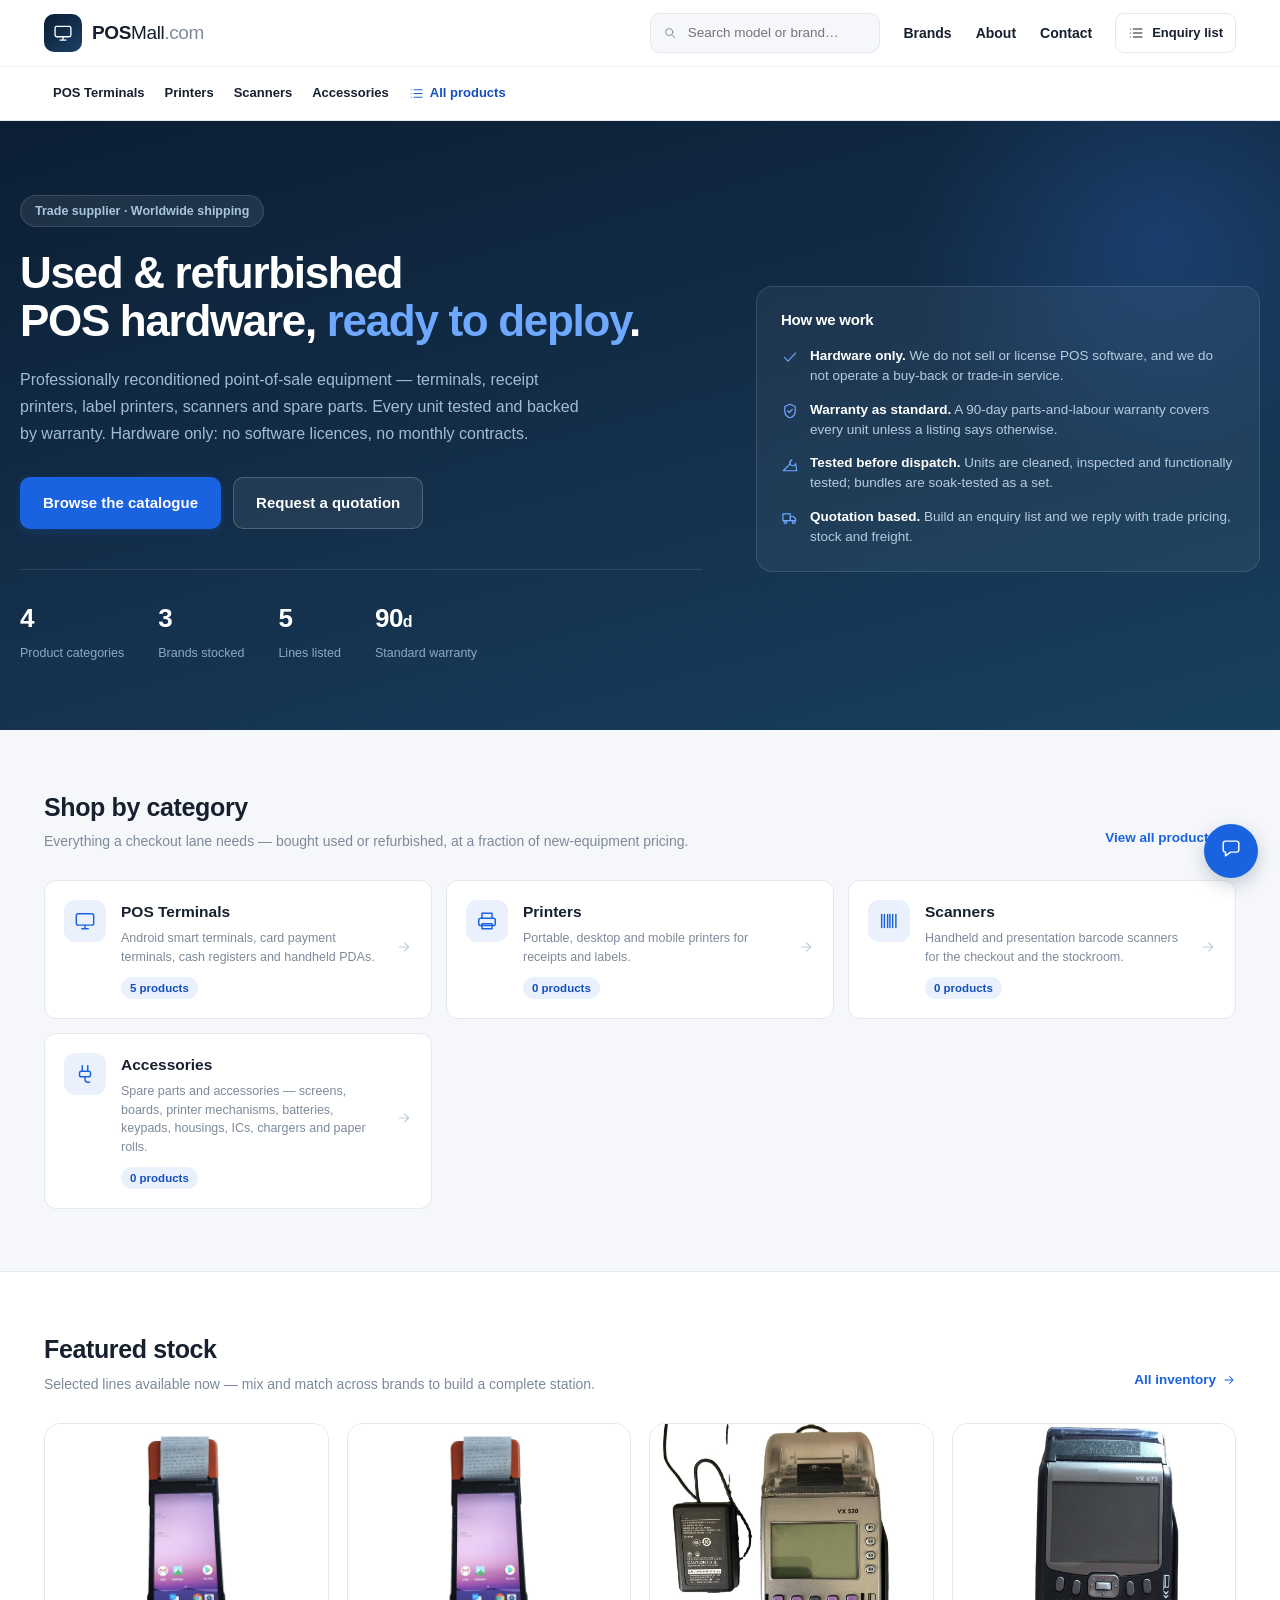
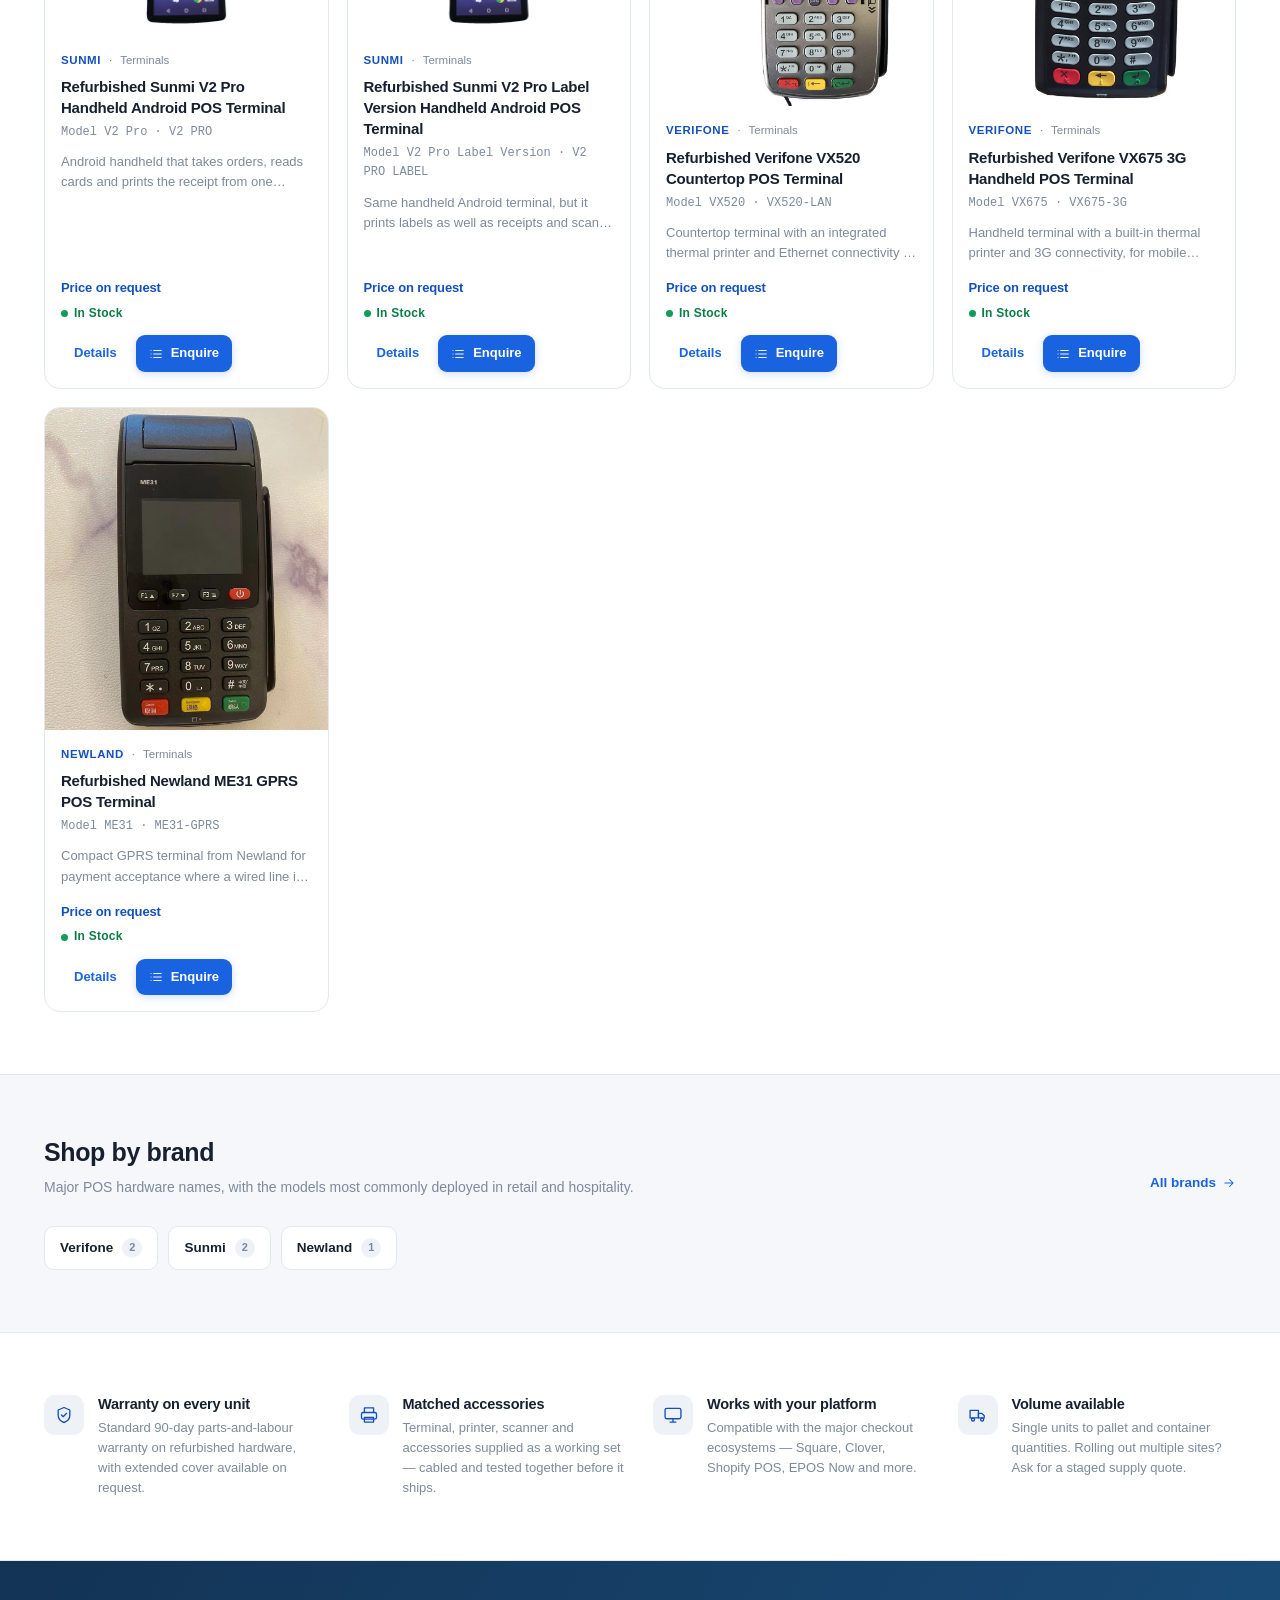
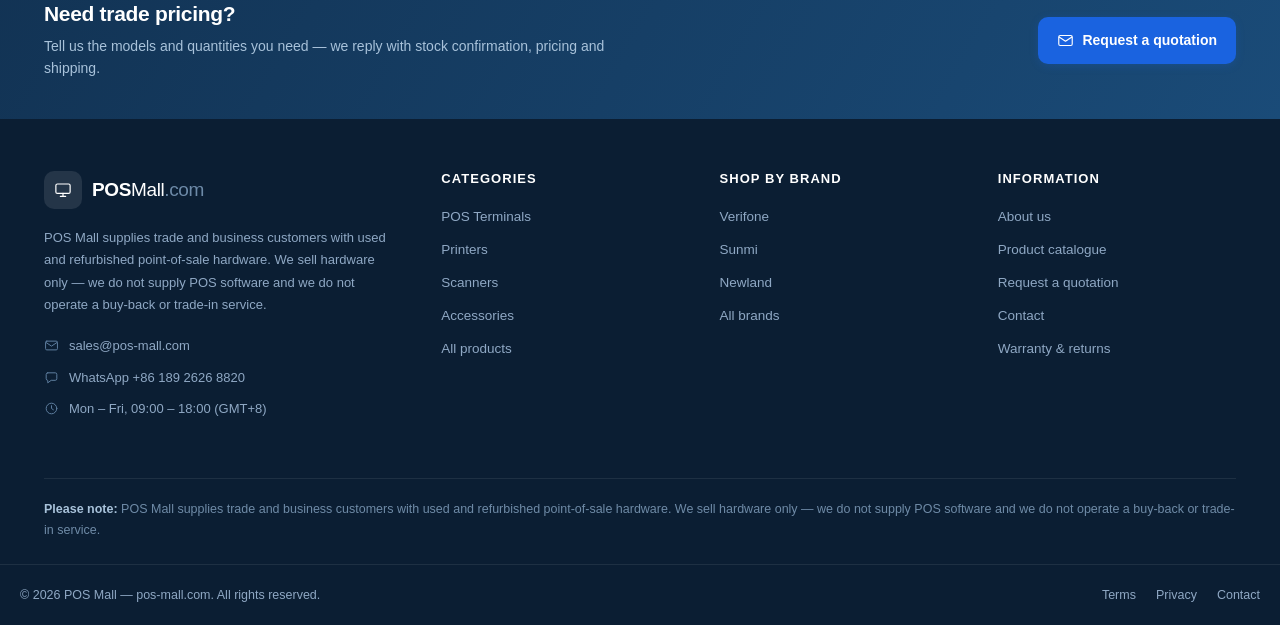
<file: index.html>
<!DOCTYPE html>
<html lang="en">
<head>
<meta charset="UTF-8">
<meta name="viewport" content="width=device-width, initial-scale=1">
<title>POS Mall — Used &amp; Refurbished POS Hardware Supplier | pos-mall.com</title>
<meta name="description" content="Supplier of used and refurbished point-of-sale hardware: POS terminals, receipt printers, label printers, scanners, spare parts and accessories. Hardware only — no software, no contracts.">
<meta name="theme-color" content="#0b1e33">
<link rel="icon" href="assets/img/favicon.svg" type="image/svg+xml">
<link rel="stylesheet" href="assets/css/style.css">
</head>
<body data-page="home">

<div id="site-header"></div>

<!-- ------------------------------------------------------------------ HERO -->
<section class="hero">
  <div class="shell hero-inner">
    <div class="hero-copy">
      <span class="hero-eyebrow">Trade supplier &middot; Worldwide shipping</span>
      <h1 class="hero-title">Used &amp; refurbished<br>POS hardware, <em>ready to deploy</em>.</h1>
      <p class="hero-sub">
        Professionally reconditioned point-of-sale equipment — terminals, receipt printers,
        label printers, scanners and spare parts. Every unit tested and
        backed by warranty. Hardware only: no software licences, no monthly contracts.
      </p>
      <div class="hero-actions">
        <a class="btn btn-primary btn-lg" href="catalog.html">Browse the catalogue</a>
        <a class="btn btn-outline btn-lg" href="enquiry.html">Request a quotation</a>
      </div>
      <div class="hero-stats">
        <div class="stat"><b class="stat-num" data-stat="categories">—</b><span class="stat-label">Product categories</span></div>
        <div class="stat"><b class="stat-num" data-stat="brands">—</b><span class="stat-label">Brands stocked</span></div>
        <div class="stat"><b class="stat-num" data-stat="items">—</b><span class="stat-label">Lines listed</span></div>
        <div class="stat"><b class="stat-num">90<span style="font-size:16px">d</span></b><span class="stat-label">Standard warranty</span></div>
      </div>
    </div>

    <aside class="hero-panel">
      <h3>How we work</h3>
      <ul class="hero-list">
        <li>
          <svg viewBox="0 0 24 24" width="18" height="18" fill="none" stroke="currentColor" stroke-width="1.6" stroke-linecap="round" stroke-linejoin="round"><path d="m4.5 12.5 5 5 10-11"/></svg>
          <span><b style="color:#fff">Hardware only.</b> We do not sell or license POS software, and we do not operate a buy-back or trade-in service.</span>
        </li>
        <li>
          <svg viewBox="0 0 24 24" width="18" height="18" fill="none" stroke="currentColor" stroke-width="1.6" stroke-linecap="round" stroke-linejoin="round"><path d="M12 3 5 6v6c0 4.4 3 7.7 7 9 4-1.3 7-4.6 7-9V6z"/><path d="m9 12 2 2 4-4"/></svg>
          <span><b style="color:#fff">Warranty as standard.</b> A 90-day parts-and-labour warranty covers every unit unless a listing says otherwise.</span>
        </li>
        <li>
          <svg viewBox="0 0 24 24" width="18" height="18" fill="none" stroke="currentColor" stroke-width="1.6" stroke-linecap="round" stroke-linejoin="round"><path d="M14.5 6.5a4 4 0 1 0 5 5L21 21H3l9.5-9.5a4 4 0 0 1 2-5z"/></svg>
          <span><b style="color:#fff">Tested before dispatch.</b> Units are cleaned, inspected and functionally tested; bundles are soak-tested as a set.</span>
        </li>
        <li>
          <svg viewBox="0 0 24 24" width="18" height="18" fill="none" stroke="currentColor" stroke-width="1.6" stroke-linecap="round" stroke-linejoin="round"><path d="M2.5 6.5h10v9h-10z"/><path d="M12.5 10h4l3 3v2.5h-7z"/><circle cx="6" cy="17.5" r="1.8"/><circle cx="17" cy="17.5" r="1.8"/></svg>
          <span><b style="color:#fff">Quotation based.</b> Build an enquiry list and we reply with trade pricing, stock and freight.</span>
        </li>
      </ul>
    </aside>
  </div>
</section>

<!-- ------------------------------------------------------------- CATEGORIES -->
<section class="section">
  <div class="shell">
    <div class="section-head">
      <div>
        <h2 class="section-title">Shop by category</h2>
        <p class="section-sub">Everything a checkout lane needs — bought used or refurbished, at a fraction of new-equipment pricing.</p>
      </div>
      <a class="link-arrow" href="catalog.html">View all products
        <svg viewBox="0 0 24 24" width="14" height="14" fill="none" stroke="currentColor" stroke-width="1.8" stroke-linecap="round" stroke-linejoin="round"><path d="M5 12h14M13 6l6 6-6 6"/></svg>
      </a>
    </div>
    <div class="cat-grid" id="home-categories"></div>
  </div>
</section>

<!-- --------------------------------------------------------------- FEATURED -->
<section class="section section-alt">
  <div class="shell">
    <div class="section-head">
      <div>
        <h2 class="section-title">Featured stock</h2>
        <p class="section-sub">Selected lines available now — mix and match across brands to build a complete station.</p>
      </div>
      <a class="link-arrow" href="catalog.html">All inventory
        <svg viewBox="0 0 24 24" width="14" height="14" fill="none" stroke="currentColor" stroke-width="1.8" stroke-linecap="round" stroke-linejoin="round"><path d="M5 12h14M13 6l6 6-6 6"/></svg>
      </a>
    </div>
    <div id="home-featured"></div>
  </div>
</section>

<!-- ---------------------------------------------------------------- BRANDS -->
<section class="section">
  <div class="shell">
    <div class="section-head">
      <div>
        <h2 class="section-title">Shop by brand</h2>
        <p class="section-sub">Major POS hardware names, with the models most commonly deployed in retail and hospitality.</p>
      </div>
      <a class="link-arrow" href="brands.html">All brands
        <svg viewBox="0 0 24 24" width="14" height="14" fill="none" stroke="currentColor" stroke-width="1.8" stroke-linecap="round" stroke-linejoin="round"><path d="M5 12h14M13 6l6 6-6 6"/></svg>
      </a>
    </div>
    <div class="brand-strip" id="home-brands"></div>
  </div>
</section>

<!-- ------------------------------------------------------------------- USP -->
<section class="section section-alt">
  <div class="shell">
    <div class="usp-grid">
      <div class="usp">
        <span class="usp-icon">
          <svg viewBox="0 0 24 24" width="20" height="20" fill="none" stroke="currentColor" stroke-width="1.6" stroke-linecap="round" stroke-linejoin="round"><path d="M12 3 5 6v6c0 4.4 3 7.7 7 9 4-1.3 7-4.6 7-9V6z"/><path d="m9 12 2 2 4-4"/></svg>
        </span>
        <div><h4>Warranty on every unit</h4><p>Standard 90-day parts-and-labour warranty on refurbished hardware, with extended cover available on request.</p></div>
      </div>
      <div class="usp">
        <span class="usp-icon">
          <svg viewBox="0 0 24 24" width="20" height="20" fill="none" stroke="currentColor" stroke-width="1.6" stroke-linecap="round" stroke-linejoin="round"><path d="M6.5 9V3.5h11V9"/><rect x="3" y="9" width="18" height="8" rx="2"/><path d="M6.5 15h11v5.5h-11z"/></svg>
        </span>
        <div><h4>Matched accessories</h4><p>Terminal, printer, scanner and accessories supplied as a working set — cabled and tested together before it ships.</p></div>
      </div>
      <div class="usp">
        <span class="usp-icon">
          <svg viewBox="0 0 24 24" width="20" height="20" fill="none" stroke="currentColor" stroke-width="1.6" stroke-linecap="round" stroke-linejoin="round"><rect x="2.5" y="4" width="19" height="12.5" rx="2"/><path d="M8.5 20.5h7M12 16.5v4"/></svg>
        </span>
        <div><h4>Works with your platform</h4><p>Compatible with the major checkout ecosystems — Square, Clover, Shopify POS, EPOS Now and more.</p></div>
      </div>
      <div class="usp">
        <span class="usp-icon">
          <svg viewBox="0 0 24 24" width="20" height="20" fill="none" stroke="currentColor" stroke-width="1.6" stroke-linecap="round" stroke-linejoin="round"><path d="M2.5 6.5h10v9h-10z"/><path d="M12.5 10h4l3 3v2.5h-7z"/><circle cx="6" cy="17.5" r="1.8"/><circle cx="17" cy="17.5" r="1.8"/></svg>
        </span>
        <div><h4>Volume available</h4><p>Single units to pallet and container quantities. Rolling out multiple sites? Ask for a staged supply quote.</p></div>
      </div>
    </div>
  </div>
</section>

<div id="site-footer"></div>

<script src="assets/js/data.js"></script>
<script src="assets/js/products.js"></script>
<script src="assets/js/app.js"></script>
</body>
</html>
</file>
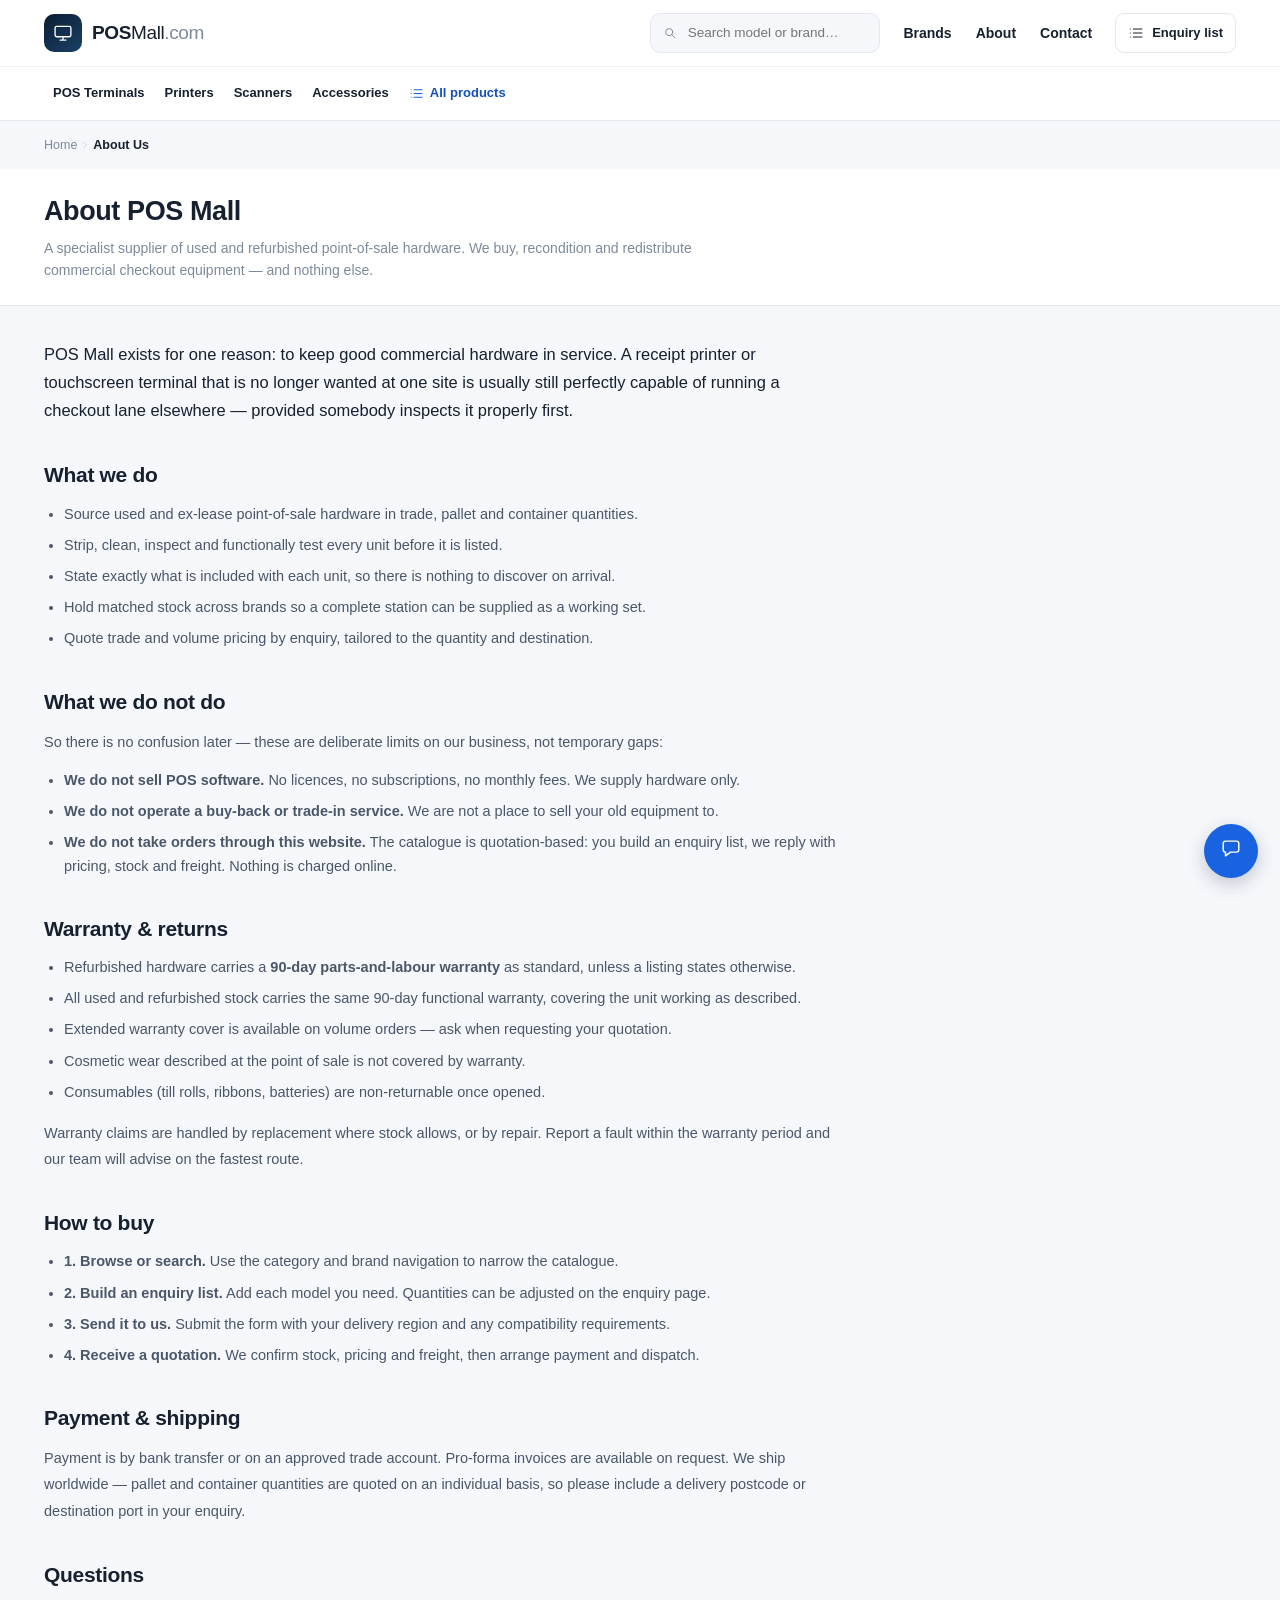
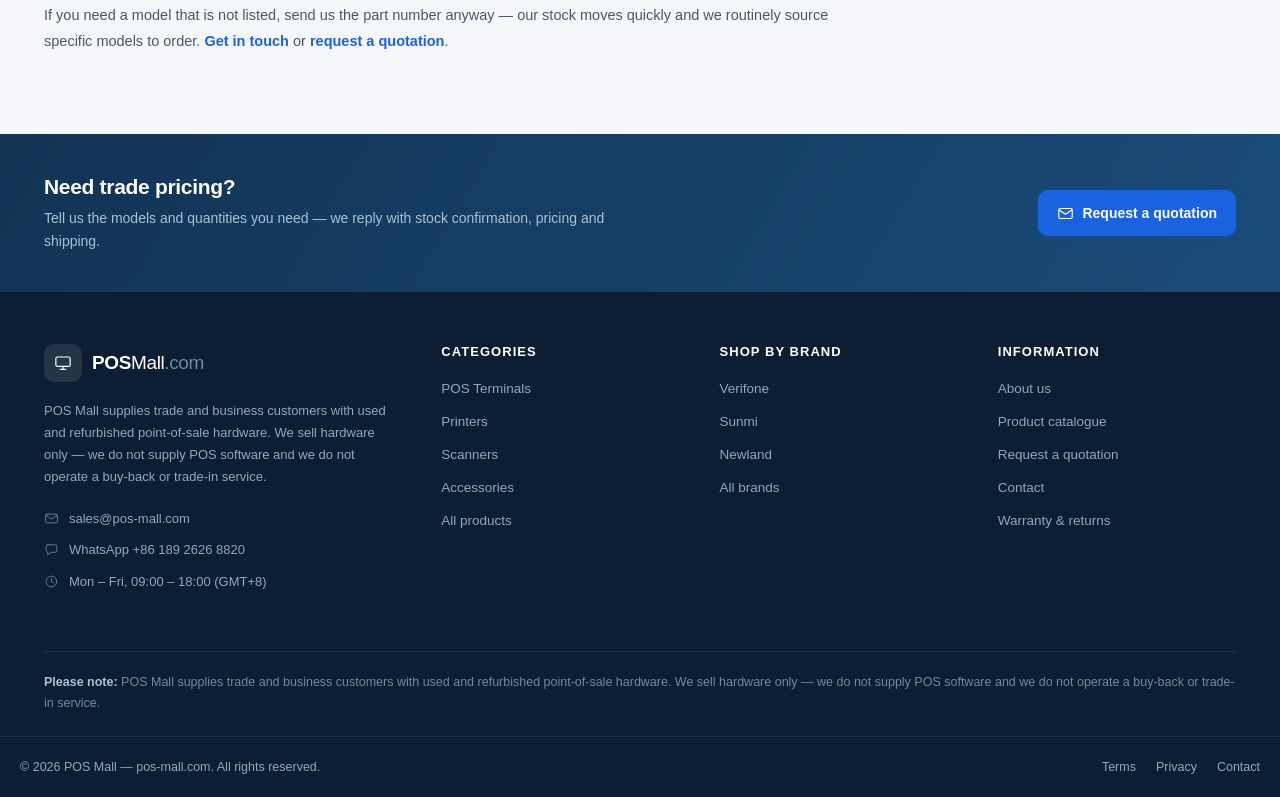
<file: about.html>
<!DOCTYPE html>
<html lang="en">
<head>
<meta charset="UTF-8">
<meta name="viewport" content="width=device-width, initial-scale=1">
<title>About Us — Warranty, Sourcing &amp; How to Buy | POS Mall</title>
<meta name="description" content="POS Mall supplies used and refurbished point-of-sale hardware only — no software, no buy-back. Read our warranty policy, sourcing process and how to buy by quotation.">
<meta name="theme-color" content="#0b1e33">
<link rel="icon" href="assets/img/favicon.svg" type="image/svg+xml">
<link rel="stylesheet" href="assets/css/style.css">
</head>
<body data-page="page" data-crumb="About Us">

<div id="site-header"></div>
<div id="breadcrumbs"></div>

<div class="page-head">
  <div class="shell">
    <h1 class="page-title">About POS Mall</h1>
    <p class="page-sub">
      A specialist supplier of used and refurbished point-of-sale hardware. We buy, recondition and
      redistribute commercial checkout equipment — and nothing else.
    </p>
  </div>
</div>

<div class="shell" style="padding-top:34px;padding-bottom:66px">
  <div class="prose-page">

    <p class="lead">
      POS Mall exists for one reason: to keep good commercial hardware in service. A receipt printer or
      touchscreen terminal that is no longer wanted at one site is usually still perfectly capable of
      running a checkout lane elsewhere — provided somebody inspects it properly first.
    </p>

    <h2>What we do</h2>
    <ul>
      <li>Source used and ex-lease point-of-sale hardware in trade, pallet and container quantities.</li>
      <li>Strip, clean, inspect and functionally test every unit before it is listed.</li>
      <li>State exactly what is included with each unit, so there is nothing to discover on arrival.</li>
      <li>Hold matched stock across brands so a complete station can be supplied as a working set.</li>
      <li>Quote trade and volume pricing by enquiry, tailored to the quantity and destination.</li>
    </ul>

    <h2>What we do not do</h2>
    <p>
      So there is no confusion later — these are deliberate limits on our business, not temporary gaps:
    </p>
    <ul>
      <li><b>We do not sell POS software.</b> No licences, no subscriptions, no monthly fees. We supply hardware only.</li>
      <li><b>We do not operate a buy-back or trade-in service.</b> We are not a place to sell your old equipment to.</li>
      <li><b>We do not take orders through this website.</b> The catalogue is quotation-based: you build an enquiry
        list, we reply with pricing, stock and freight. Nothing is charged online.</li>
    </ul>

    <h2 id="warranty">Warranty &amp; returns</h2>
    <ul>
      <li>Refurbished hardware carries a <b>90-day parts-and-labour warranty</b> as standard, unless a listing states otherwise.</li>
      <li>All used and refurbished stock carries the same 90-day functional warranty, covering the unit working as described.</li>
      <li>Extended warranty cover is available on volume orders — ask when requesting your quotation.</li>
      <li>Cosmetic wear described at the point of sale is not covered by warranty.</li>
      <li>Consumables (till rolls, ribbons, batteries) are non-returnable once opened.</li>
    </ul>
    <p>
      Warranty claims are handled by replacement where stock allows, or by repair. Report a fault within the
      warranty period and our team will advise on the fastest route.
    </p>

    <h2 id="how-to-buy">How to buy</h2>
    <ul>
      <li><b>1. Browse or search.</b> Use the category and brand navigation to narrow the catalogue.</li>
      <li><b>2. Build an enquiry list.</b> Add each model you need. Quantities can be adjusted on the enquiry page.</li>
      <li><b>3. Send it to us.</b> Submit the form with your delivery region and any compatibility requirements.</li>
      <li><b>4. Receive a quotation.</b> We confirm stock, pricing and freight, then arrange payment and dispatch.</li>
    </ul>

    <h2>Payment &amp; shipping</h2>
    <p>
      Payment is by bank transfer or on an approved trade account. Pro-forma invoices are available on request.
      We ship worldwide — pallet and container quantities are quoted on an individual basis, so please include a
      delivery postcode or destination port in your enquiry.
    </p>

    <h2>Questions</h2>
    <p>
      If you need a model that is not listed, send us the part number anyway — our stock moves quickly and we
      routinely source specific models to order. <a href="contact.html" style="color:var(--blue);font-weight:600">Get in touch</a>
      or <a href="enquiry.html" style="color:var(--blue);font-weight:600">request a quotation</a>.
    </p>

  </div>
</div>

<div id="site-footer"></div>

<script src="assets/js/data.js"></script>
<script src="assets/js/products.js"></script>
<script src="assets/js/app.js"></script>
</body>
</html>
</file>
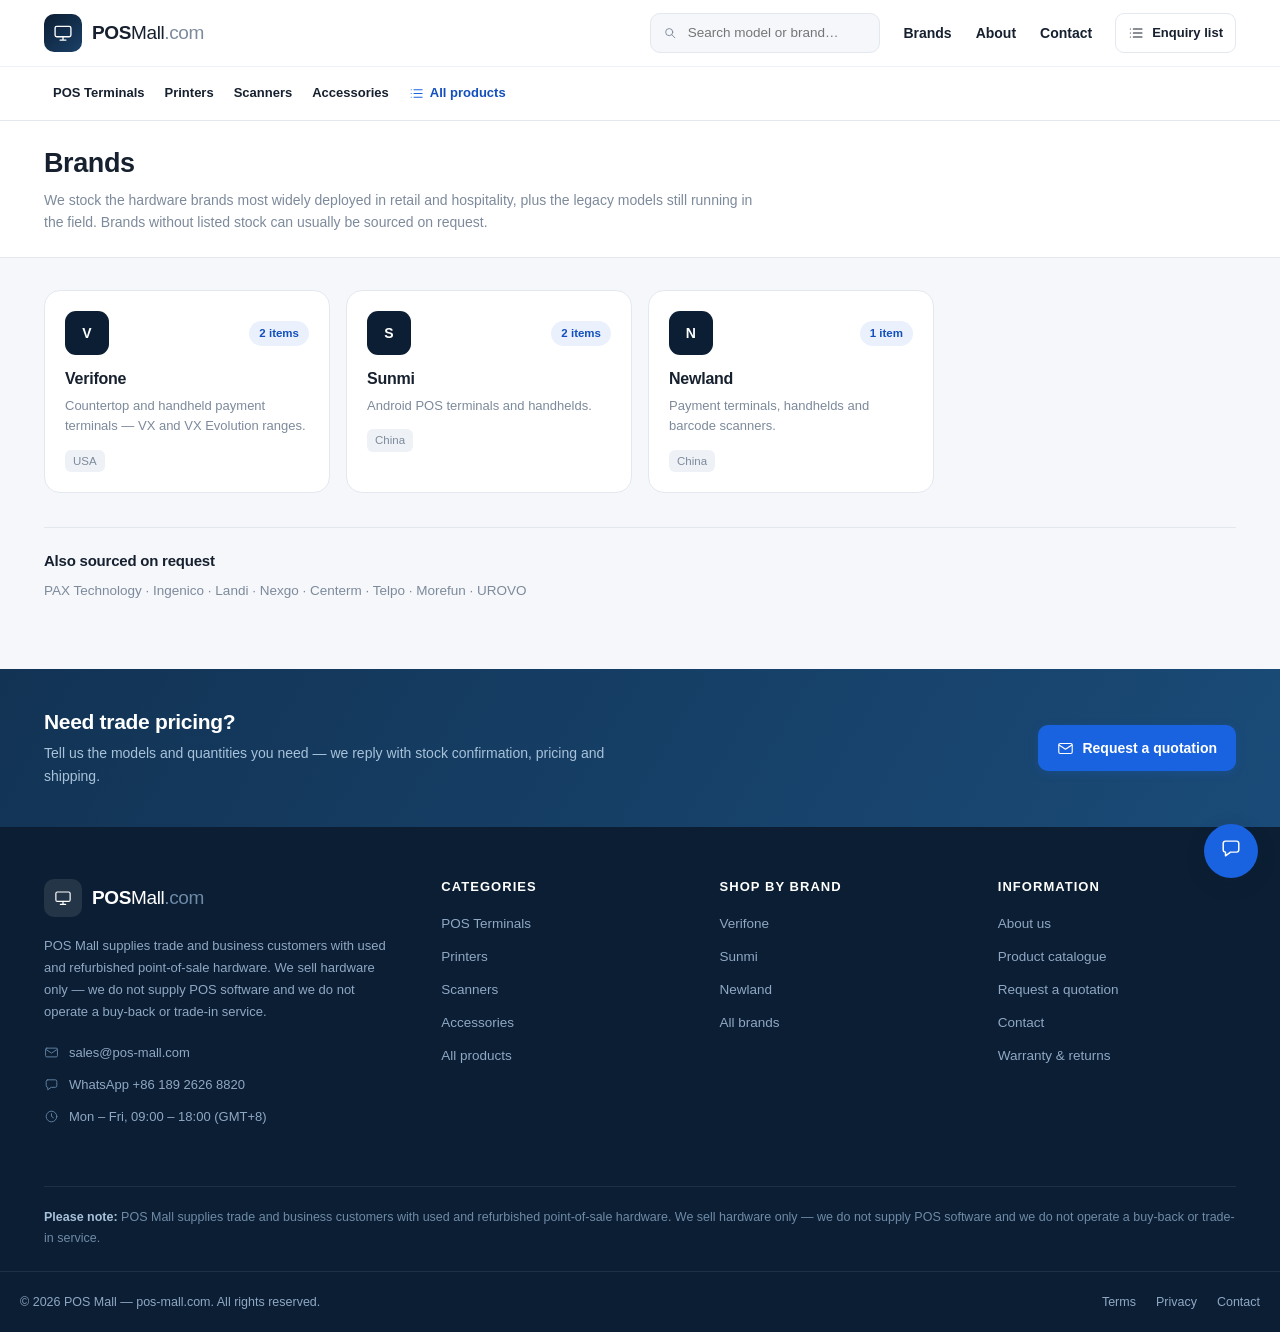
<file: brand.html>
<!DOCTYPE html>
<html lang="en">
<head>
<meta charset="UTF-8">
<meta name="viewport" content="width=device-width, initial-scale=1">
<title>Brand — Used &amp; Refurbished POS Hardware | POS Mall</title>
<meta name="description" content="Used and refurbished POS hardware by brand — terminals, receipt printers, label printers, scanners and accessories.">
<meta name="theme-color" content="#0b1e33">
<link rel="icon" href="assets/img/favicon.svg" type="image/svg+xml">
<link rel="stylesheet" href="assets/css/style.css">
</head>
<body data-page="brand">

<div id="site-header"></div>
<div id="breadcrumbs"></div>

<div class="page-head">
  <div class="shell">
    <div style="display:flex;gap:18px;align-items:flex-start">
      <span class="brand-mono" id="brand-mono" style="width:56px;height:56px;font-size:16px;border-radius:14px">—</span>
      <div>
        <h1 class="page-title" id="brand-heading">Brand</h1>
        <p class="page-sub" id="brand-desc"></p>
        <span class="brand-origin" id="brand-origin"></span>
      </div>
    </div>
  </div>
</div>

<div class="shell">
  <div class="cat-layout" style="padding-top:30px">
    <div>
      <div id="brand-results"></div>
    </div>
    <aside id="brand-side"></aside>
  </div>
</div>

<div id="site-footer"></div>

<script src="assets/js/data.js"></script>
<script src="assets/js/products.js"></script>
<script src="assets/js/app.js"></script>
</body>
</html>
</file>
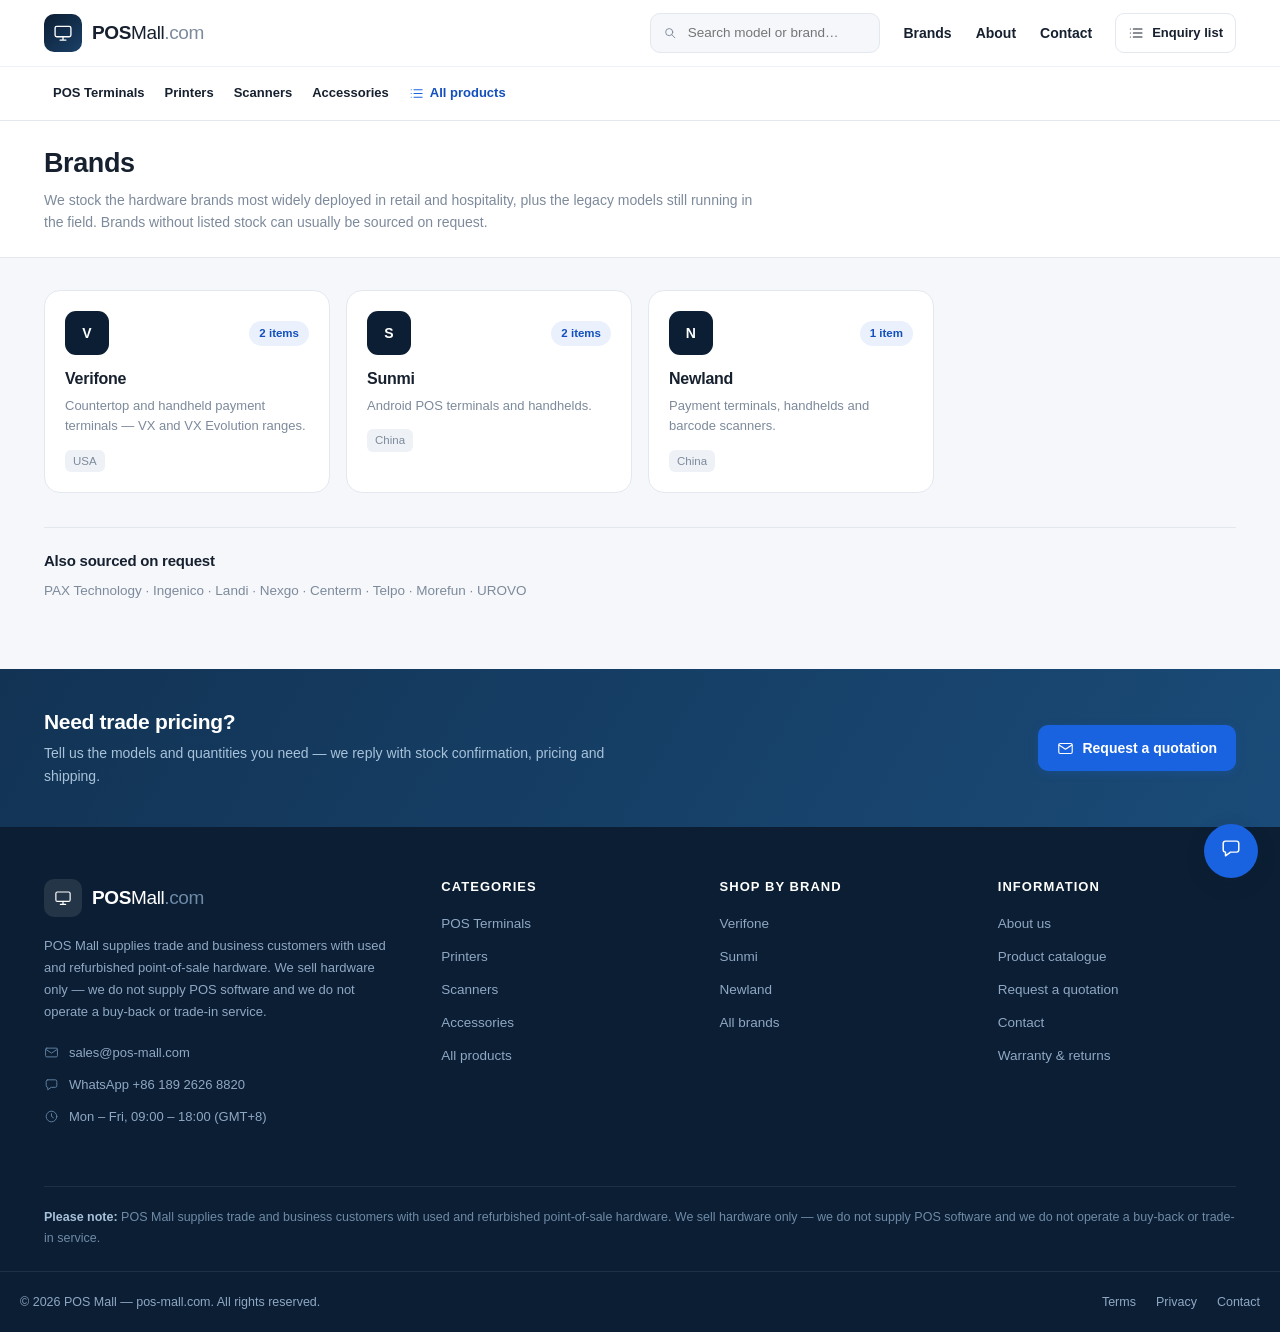
<file: brands.html>
<!DOCTYPE html>
<html lang="en">
<head>
<meta charset="UTF-8">
<meta name="viewport" content="width=device-width, initial-scale=1">
<title>Brands — Epson, Star, Zebra, Honeywell &amp; more | POS Mall</title>
<meta name="description" content="Shop used and refurbished POS hardware by brand — Epson, Star Micronics, Zebra, Honeywell, Bixolon, Posiflex, Toshiba, Aures, SAM4S and more.">
<meta name="theme-color" content="#0b1e33">
<link rel="icon" href="assets/img/favicon.svg" type="image/svg+xml">
<link rel="stylesheet" href="assets/css/style.css">
</head>
<body data-page="brands">

<div id="site-header"></div>
<div id="breadcrumbs"></div>

<div class="page-head">
  <div class="shell">
    <h1 class="page-title">Brands</h1>
    <p class="page-sub">
      We stock the hardware brands most widely deployed in retail and hospitality, plus the legacy models
      still running in the field. Brands without listed stock can usually be sourced on request.
    </p>
  </div>
</div>

<div class="shell" style="padding-top:32px;padding-bottom:66px">
  <div id="brands-list"></div>
</div>

<div id="site-footer"></div>

<script src="assets/js/data.js"></script>
<script src="assets/js/products.js"></script>
<script src="assets/js/app.js"></script>
</body>
</html>
</file>
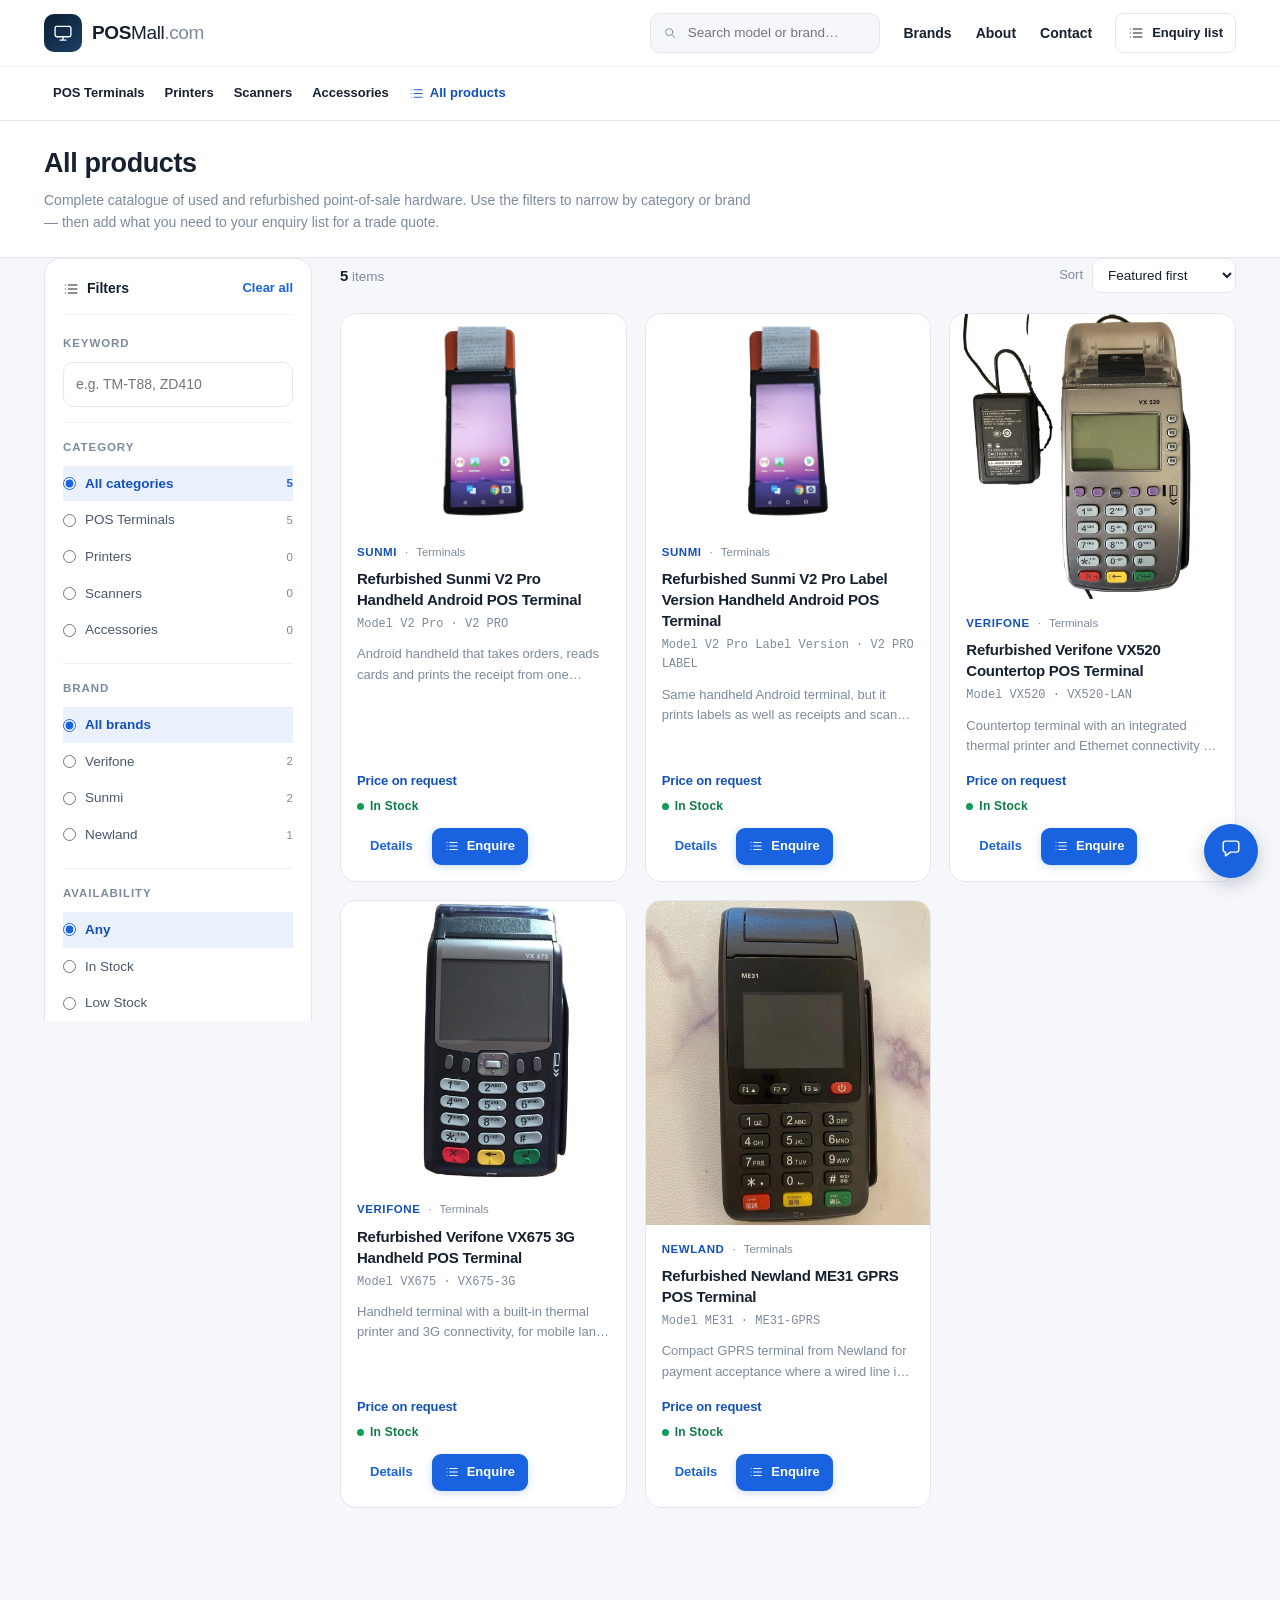
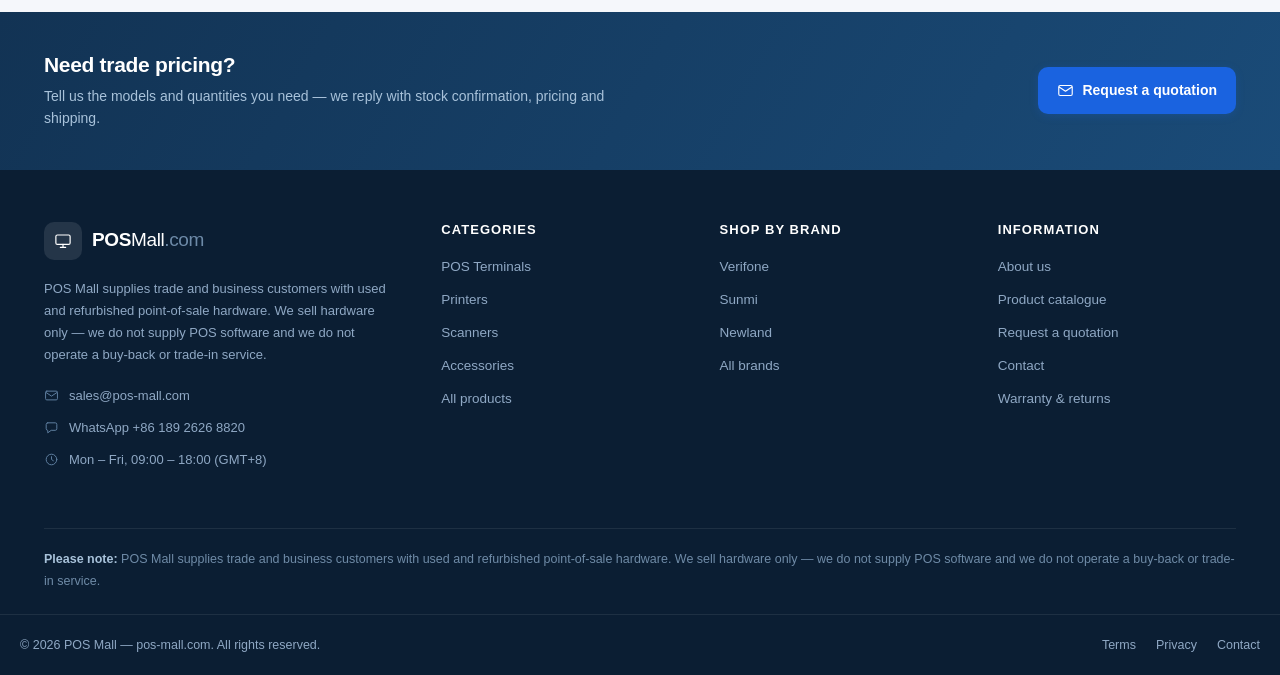
<file: catalog.html>
<!DOCTYPE html>
<html lang="en">
<head>
<meta charset="UTF-8">
<meta name="viewport" content="width=device-width, initial-scale=1">
<title>Product Catalogue — Used &amp; Refurbished POS Hardware | POS Mall</title>
<meta name="description" content="Browse used and refurbished POS terminals, receipt printers, label printers, scanners, spare parts and accessories. Filter by brand and category.">
<meta name="theme-color" content="#0b1e33">
<link rel="icon" href="assets/img/favicon.svg" type="image/svg+xml">
<link rel="stylesheet" href="assets/css/style.css">
</head>
<body data-page="catalog">

<div id="site-header"></div>
<div id="breadcrumbs"></div>

<div class="page-head">
  <div class="shell">
    <h1 class="page-title" id="catalog-title">All products</h1>
    <p class="page-sub" id="search-note">
      Complete catalogue of used and refurbished point-of-sale hardware. Use the filters to narrow by
      category or brand — then add what you need to your enquiry list for a trade quote.
    </p>
  </div>
</div>

<div class="shell">
  <div class="catalog-layout">
    <aside class="filters" id="catalog-filters"></aside>
    <div class="catalog-main">
      <div class="results-bar" id="catalog-bar"></div>
      <div id="catalog-results"></div>
      <div class="pagination" id="catalog-pagination"></div>
    </div>
  </div>
</div>

<div id="site-footer"></div>

<script src="assets/js/data.js"></script>
<script src="assets/js/products.js"></script>
<script src="assets/js/app.js"></script>
</body>
</html>
</file>
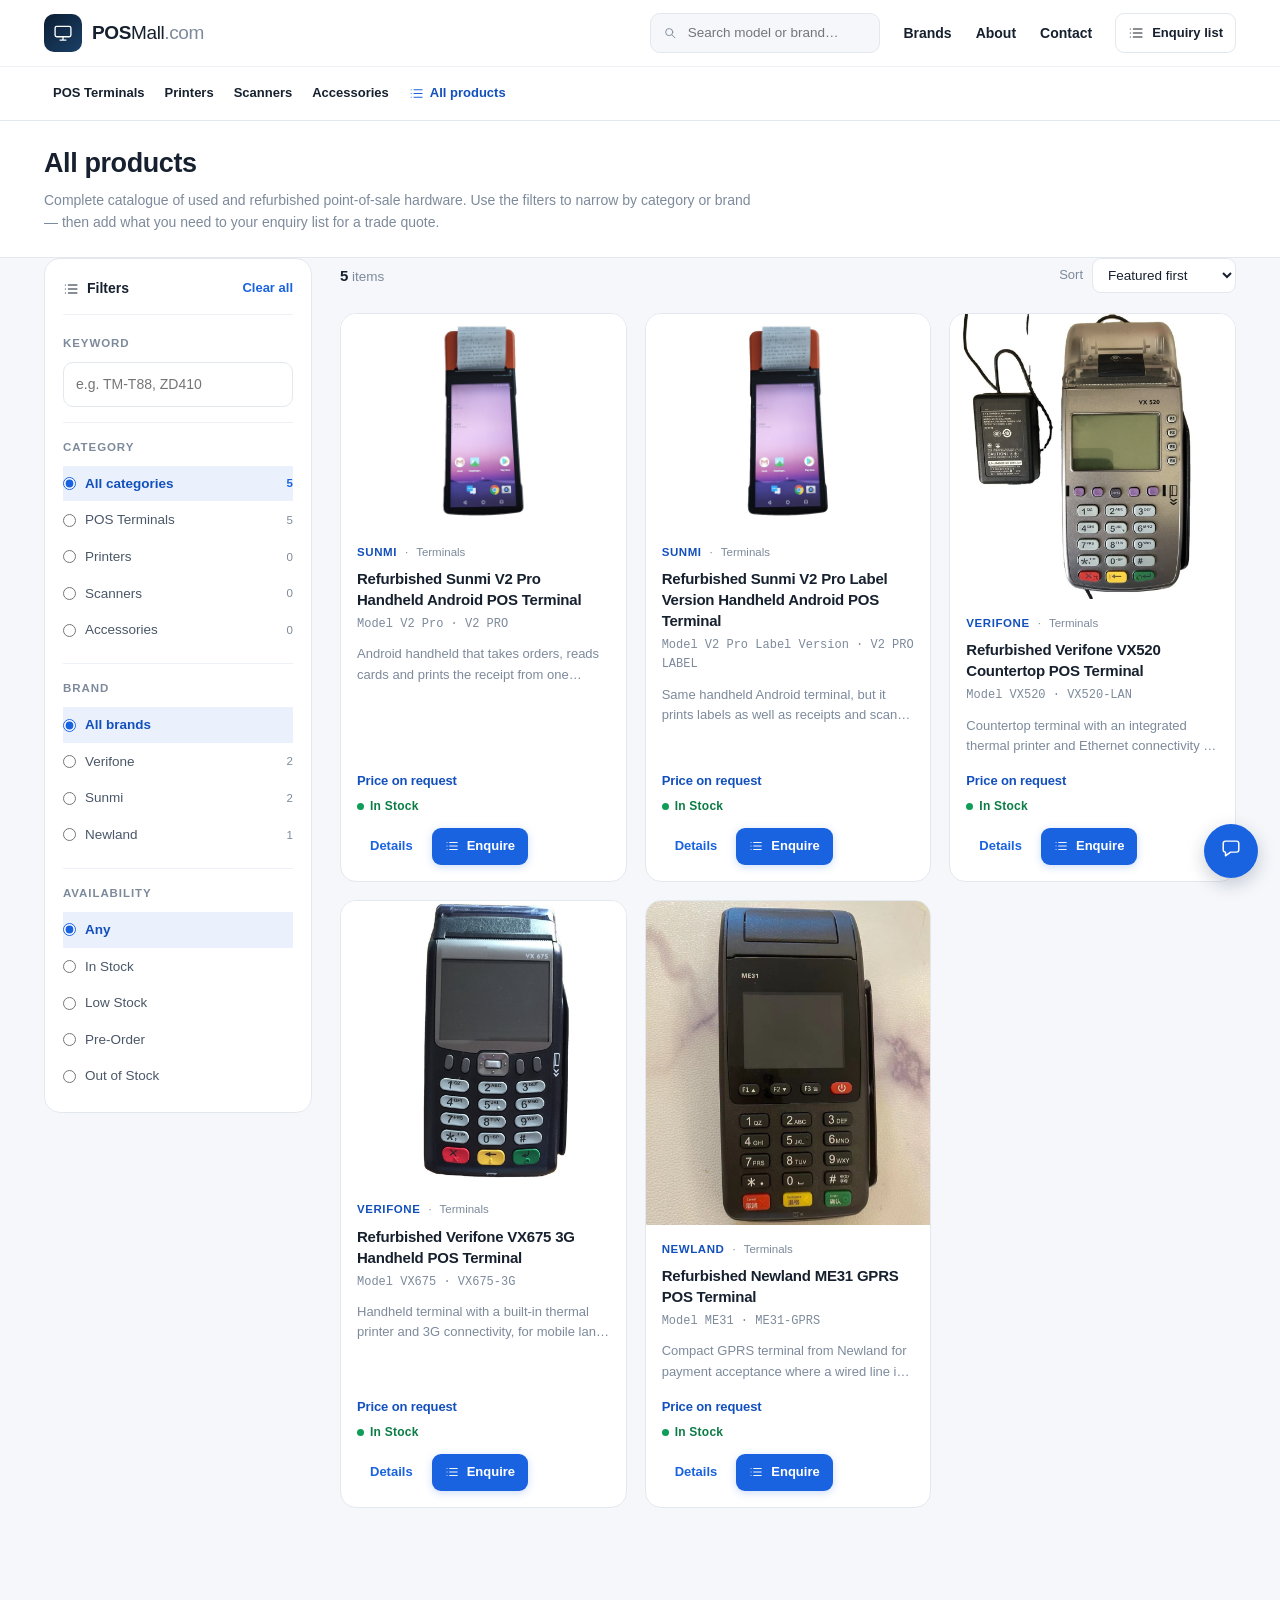
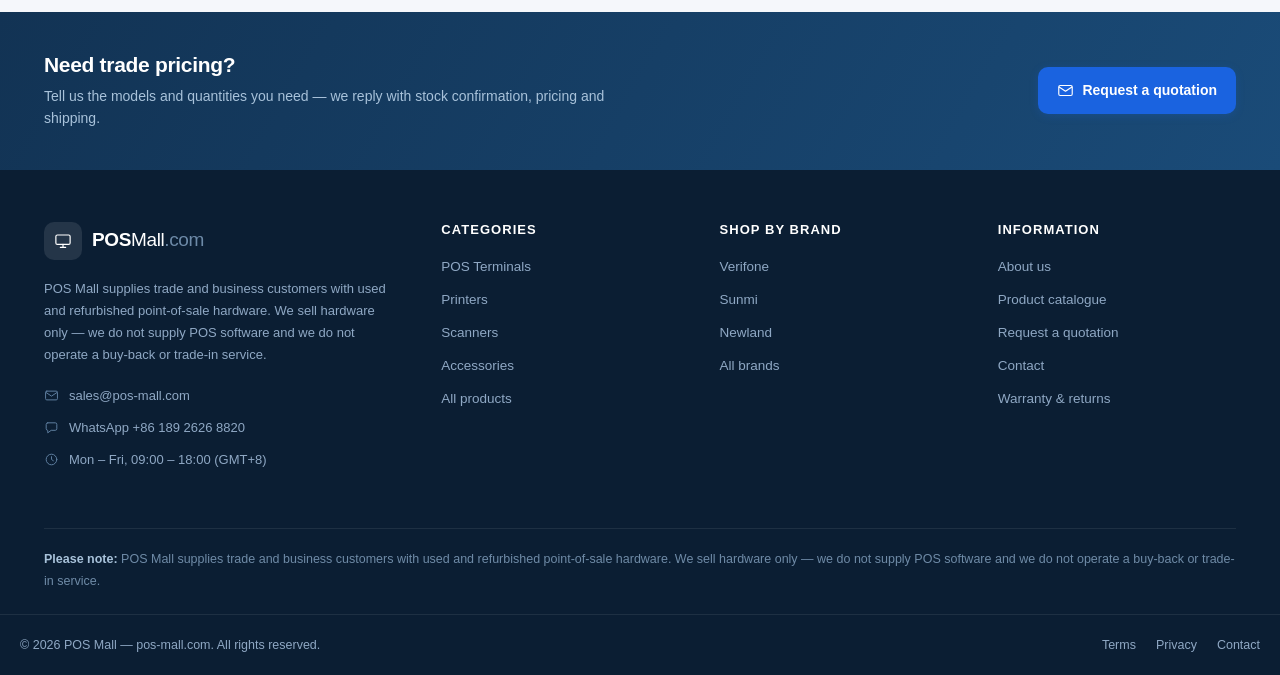
<file: category.html>
<!DOCTYPE html>
<html lang="en">
<head>
<meta charset="UTF-8">
<meta name="viewport" content="width=device-width, initial-scale=1">
<title>Category — Used &amp; Refurbished POS Hardware | POS Mall</title>
<meta name="description" content="Browse used and refurbished POS hardware by category — terminals, printers, scanners, spare parts and accessories.">
<meta name="theme-color" content="#0b1e33">
<link rel="icon" href="assets/img/favicon.svg" type="image/svg+xml">
<link rel="stylesheet" href="assets/css/style.css">
</head>
<body data-page="category">

<div id="site-header"></div>
<div id="breadcrumbs"></div>

<div class="page-head">
  <div class="shell">
    <div style="display:flex;gap:16px;align-items:flex-start">
      <span class="cat-icon" id="cat-icon" style="width:48px;height:48px;border-radius:13px"></span>
      <div>
        <h1 class="page-title" id="cat-heading">Category</h1>
        <p class="page-sub" id="cat-desc"></p>
      </div>
    </div>
    <div class="chip-row" id="cat-subs" style="margin-top:22px"></div>
  </div>
</div>

<div class="shell">
  <div class="cat-layout" style="padding-top:30px">
    <div>
      <div id="cat-results"></div>
    </div>
    <aside id="cat-side"></aside>
  </div>
</div>

<div id="site-footer"></div>

<script src="assets/js/data.js"></script>
<script src="assets/js/products.js"></script>
<script src="assets/js/app.js"></script>
</body>
</html>
</file>
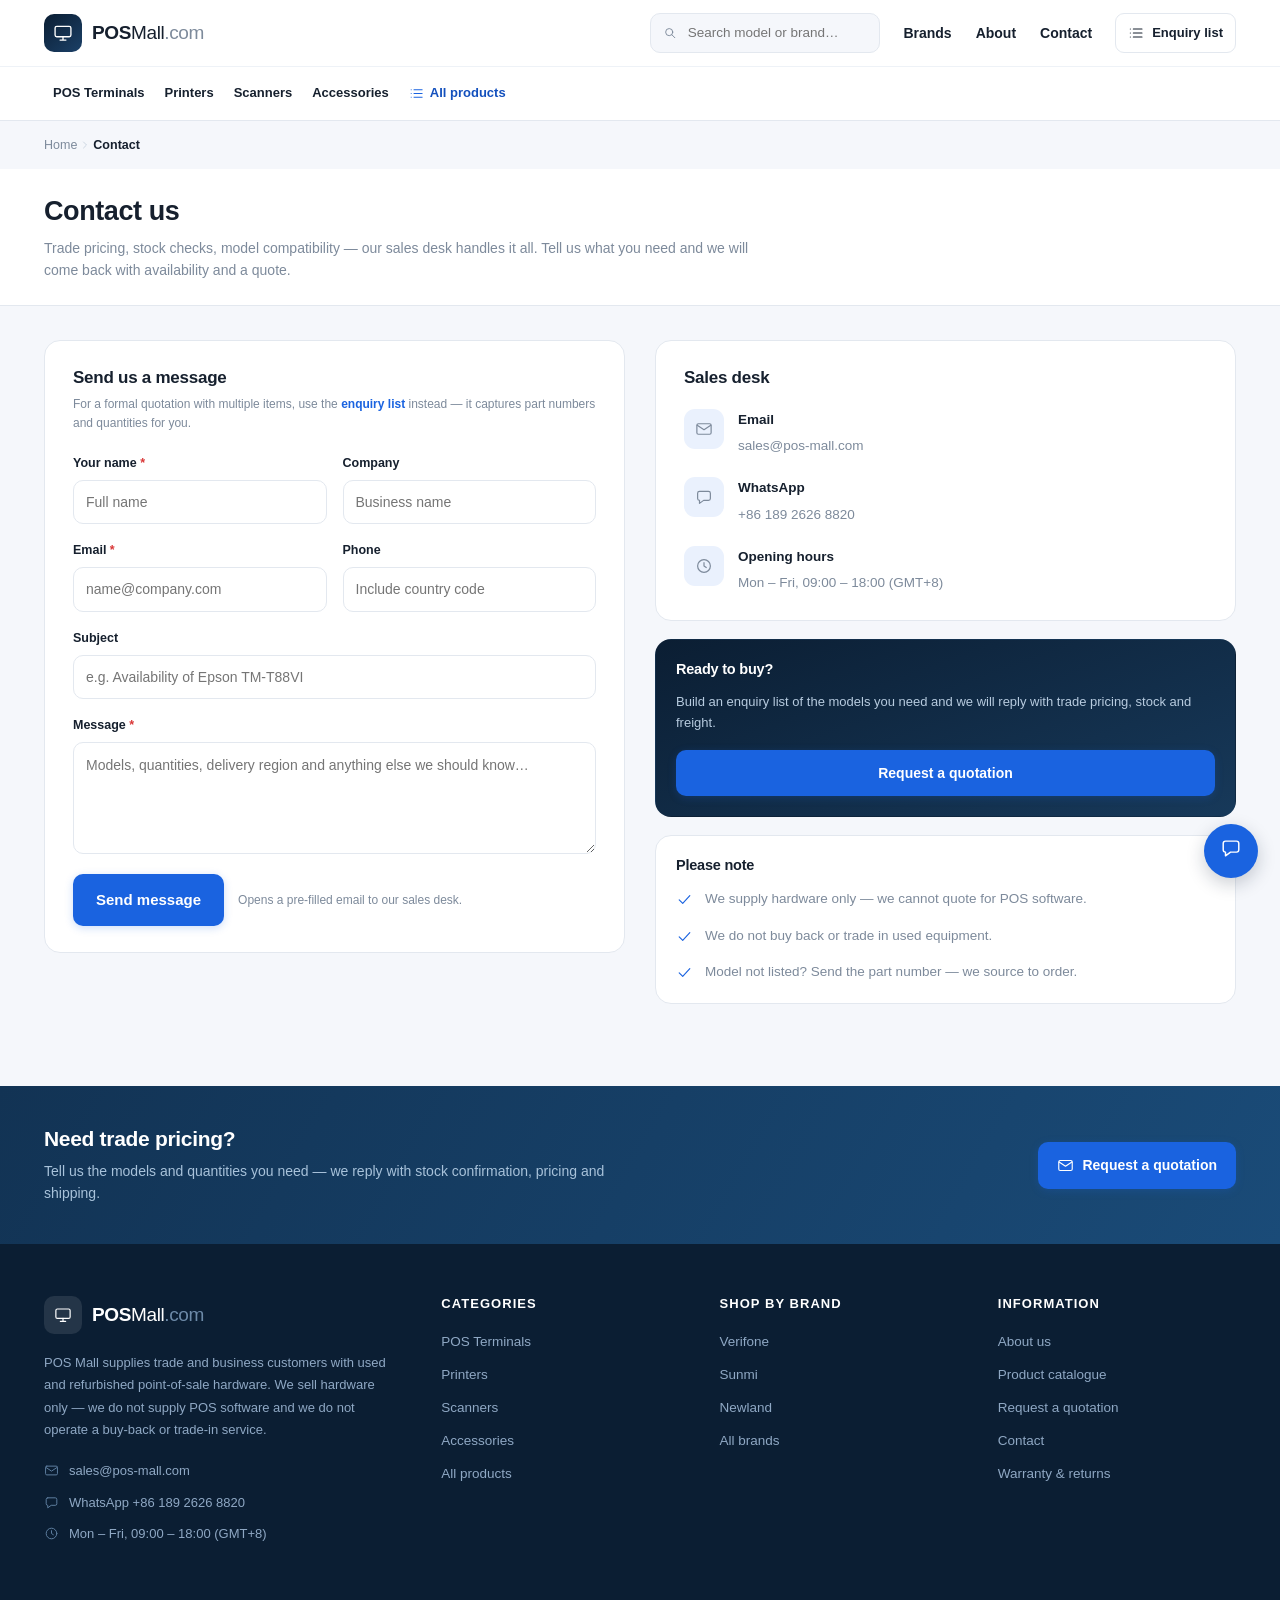
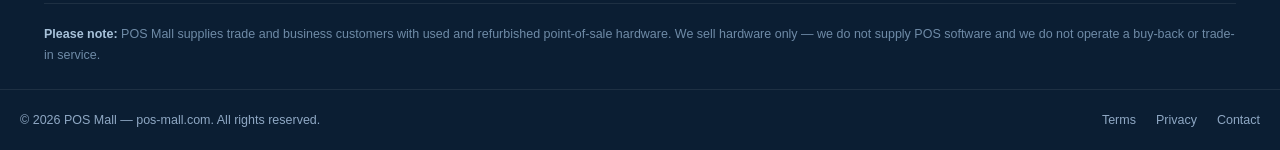
<file: contact.html>
<!DOCTYPE html>
<html lang="en">
<head>
<meta charset="UTF-8">
<meta name="viewport" content="width=device-width, initial-scale=1">
<title>Contact — Sales Desk &amp; Trade Enquiries | POS Mall</title>
<meta name="description" content="Contact the POS Mall sales desk for used and refurbished POS hardware, trade pricing, stock checks and technical compatibility questions.">
<meta name="theme-color" content="#0b1e33">
<link rel="icon" href="assets/img/favicon.svg" type="image/svg+xml">
<link rel="stylesheet" href="assets/css/style.css">
</head>
<body data-page="page" data-crumb="Contact">

<div id="site-header"></div>
<div id="breadcrumbs"></div>

<div class="page-head">
  <div class="shell">
    <h1 class="page-title">Contact us</h1>
    <p class="page-sub">
      Trade pricing, stock checks, model compatibility — our sales desk handles it all. Tell us what you need
      and we will come back with availability and a quote.
    </p>
  </div>
</div>

<div class="shell" style="padding-top:34px">
  <div class="contact-grid">

    <div>
      <div class="enq-card">
        <h2>Send us a message</h2>
        <p class="form-hint" style="margin-bottom:20px">
          For a formal quotation with multiple items, use the
          <a href="enquiry.html" style="color:var(--blue);font-weight:600">enquiry list</a> instead — it captures
          part numbers and quantities for you.
        </p>

        <form id="contact-form">
          <div class="form-grid">
            <div class="field">
              <label for="c-name">Your name <span class="req">*</span></label>
              <input class="input" id="c-name" name="name" required placeholder="Full name">
            </div>
            <div class="field">
              <label for="c-company">Company</label>
              <input class="input" id="c-company" name="company" placeholder="Business name">
            </div>
            <div class="field">
              <label for="c-email">Email <span class="req">*</span></label>
              <input class="input" id="c-email" name="email" type="email" required placeholder="name@company.com">
            </div>
            <div class="field">
              <label for="c-phone">Phone</label>
              <input class="input" id="c-phone" name="phone" placeholder="Include country code">
            </div>
            <div class="field field-full">
              <label for="c-subject">Subject</label>
              <input class="input" id="c-subject" name="subject" placeholder="e.g. Availability of Epson TM-T88VI">
            </div>
            <div class="field field-full">
              <label for="c-message">Message <span class="req">*</span></label>
              <textarea class="input textarea" id="c-message" name="message" required placeholder="Models, quantities, delivery region and anything else we should know…"></textarea>
            </div>
          </div>

          <div class="form-actions">
            <button class="btn btn-primary btn-lg" type="submit">Send message</button>
            <span class="form-hint">Opens a pre-filled email to our sales desk.</span>
          </div>
        </form>

        <div class="enq-done is-hidden" id="contact-done">
          <b>Message prepared</b>
          <p>Your email client should have opened. If it did not, write to us directly at
            <a class="js-mailto" href="#" style="color:#0b7c45;text-decoration:underline"></a>.</p>
        </div>
      </div>
    </div>

    <aside>
      <div class="enq-card">
        <h2 style="margin-bottom:20px">Sales desk</h2>
        <div class="info-list" id="contact-info"></div>
      </div>

      <div class="aside-card aside-cta" style="margin-top:18px">
        <h4>Ready to buy?</h4>
        <p>Build an enquiry list of the models you need and we will reply with trade pricing, stock and freight.</p>
        <a class="btn btn-primary btn-block" href="enquiry.html">Request a quotation</a>
      </div>

      <div class="aside-card" style="margin-top:18px">
        <h4>Please note</h4>
        <ul class="side-list">
          <li>
            <svg viewBox="0 0 24 24" width="17" height="17" fill="none" stroke="currentColor" stroke-width="1.6" stroke-linecap="round" stroke-linejoin="round"><path d="m4.5 12.5 5 5 10-11"/></svg>
            <span>We supply hardware only — we cannot quote for POS software.</span>
          </li>
          <li>
            <svg viewBox="0 0 24 24" width="17" height="17" fill="none" stroke="currentColor" stroke-width="1.6" stroke-linecap="round" stroke-linejoin="round"><path d="m4.5 12.5 5 5 10-11"/></svg>
            <span>We do not buy back or trade in used equipment.</span>
          </li>
          <li>
            <svg viewBox="0 0 24 24" width="17" height="17" fill="none" stroke="currentColor" stroke-width="1.6" stroke-linecap="round" stroke-linejoin="round"><path d="m4.5 12.5 5 5 10-11"/></svg>
            <span>Model not listed? Send the part number — we source to order.</span>
          </li>
        </ul>
      </div>
    </aside>

  </div>
</div>

<div id="site-footer"></div>

<script src="assets/js/data.js"></script>
<script src="assets/js/products.js"></script>
<script src="assets/js/app.js"></script>
</body>
</html>
</file>
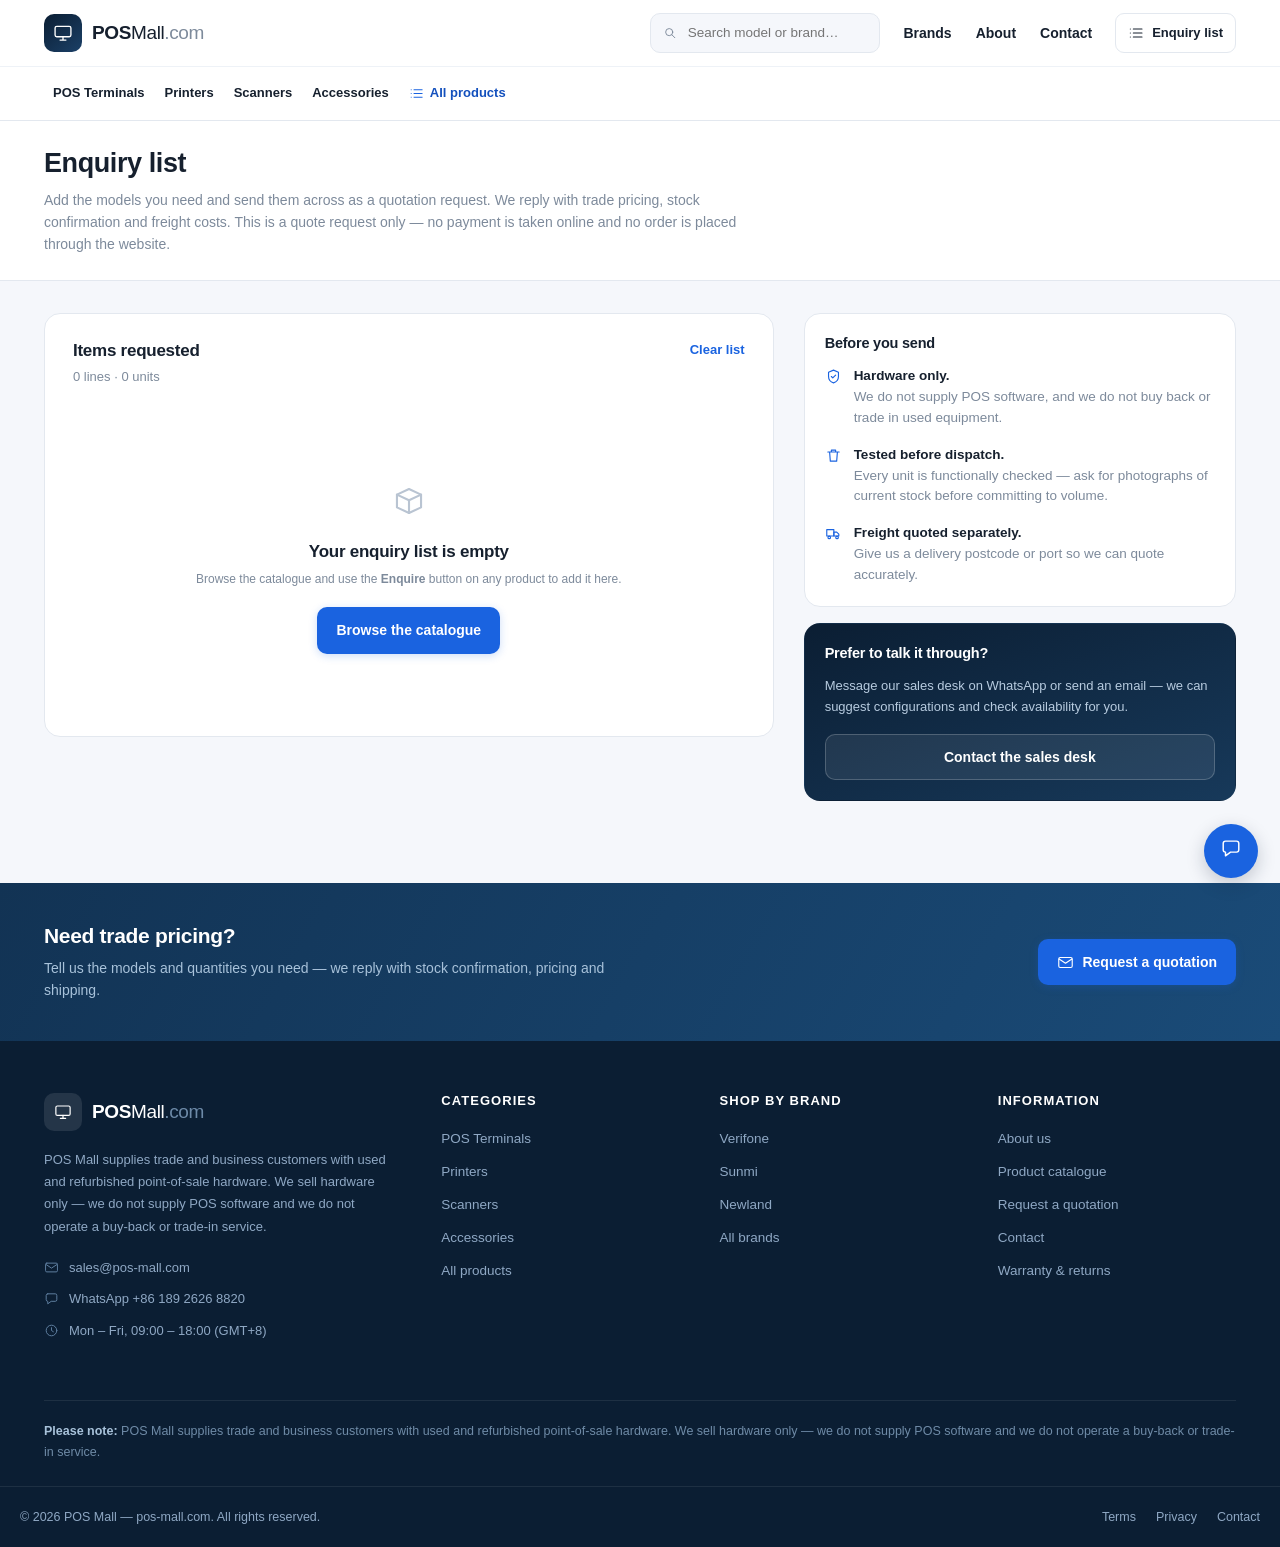
<file: enquiry.html>
<!DOCTYPE html>
<html lang="en">
<head>
<meta charset="UTF-8">
<meta name="viewport" content="width=device-width, initial-scale=1">
<title>Enquiry List &amp; Quotation Request | POS Mall</title>
<meta name="description" content="Build your enquiry list of used and refurbished POS hardware and request trade pricing, stock confirmation and shipping costs. Quotation only — no online ordering.">
<meta name="theme-color" content="#0b1e33">
<link rel="icon" href="assets/img/favicon.svg" type="image/svg+xml">
<link rel="stylesheet" href="assets/css/style.css">
</head>
<body data-page="enquiry">

<div id="site-header"></div>
<div id="breadcrumbs"></div>

<div class="page-head">
  <div class="shell">
    <h1 class="page-title">Enquiry list</h1>
    <p class="page-sub">
      Add the models you need and send them across as a quotation request. We reply with trade pricing,
      stock confirmation and freight costs. This is a quote request only — no payment is taken online
      and no order is placed through the website.
    </p>
  </div>
</div>

<div class="shell" style="padding-top:32px">
  <div class="enq-layout">

    <div>
      <div class="enq-card">
        <div class="enq-head">
          <div>
            <h2>Items requested</h2>
            <p class="enq-counter" id="enquiry-counter"></p>
          </div>
          <button class="link-btn" type="button" id="enquiry-clear">Clear list</button>
        </div>

        <div class="enq-empty" id="enquiry-empty">
          <svg viewBox="0 0 24 24" width="34" height="34" fill="none" stroke="currentColor" stroke-width="1.5" stroke-linecap="round" stroke-linejoin="round"><path d="M3.5 7.5 12 3.5l8.5 4v9l-8.5 4-8.5-4z"/><path d="M3.5 7.5 12 11.5l8.5-4M12 11.5v9"/></svg>
          <h3>Your enquiry list is empty</h3>
          <p class="form-hint">Browse the catalogue and use the <b>Enquire</b> button on any product to add it here.</p>
          <p style="margin-top:18px"><a class="btn btn-primary" href="catalog.html">Browse the catalogue</a></p>
        </div>

        <table class="enq-table is-hidden" id="enquiry-table">
          <thead><tr><th>Product</th><th style="width:96px">Qty</th><th style="width:52px"></th></tr></thead>
          <tbody id="enquiry-body"></tbody>
        </table>

        <div class="enq-actions is-hidden" id="enquiry-actions">
          <a class="btn btn-outline" href="catalog.html">Continue browsing</a>
          <span class="form-hint">Prices are quoted per enquiry — nothing is charged on this site.</span>
        </div>
      </div>

      <div class="enq-card is-hidden" id="enquiry-form-wrap">
        <h2>Your details</h2>
        <p class="form-hint" style="margin-bottom:20px">
          We reply to most enquiries within one working day. Fields marked <span class="req">*</span> are required.
        </p>

        <form id="enquiry-form">
          <div class="form-grid">
            <div class="field">
              <label for="e-company">Company <span class="req">*</span></label>
              <input class="input" id="e-company" name="company" required placeholder="Your business name">
            </div>
            <div class="field">
              <label for="e-name">Contact name <span class="req">*</span></label>
              <input class="input" id="e-name" name="name" required placeholder="Full name">
            </div>
            <div class="field">
              <label for="e-email">Email <span class="req">*</span></label>
              <input class="input" id="e-email" name="email" type="email" required placeholder="name@company.com">
            </div>
            <div class="field">
              <label for="e-phone">Phone</label>
              <input class="input" id="e-phone" name="phone" placeholder="Include country code">
            </div>
            <div class="field">
              <label for="e-country">Country / delivery region</label>
              <input class="input" id="e-country" name="country" placeholder="e.g. United States">
            </div>
            <div class="field">
              <label for="e-trade">Trade account</label>
              <input class="input" id="e-trade" name="trade" placeholder="Existing account number, if any">
            </div>
            <div class="field field-full">
              <label for="e-message">Notes</label>
              <textarea class="input textarea" id="e-message" name="message" placeholder="Quantities, target delivery dates, compatibility requirements…"></textarea>
            </div>
          </div>

          <div class="form-actions">
            <button class="btn btn-primary btn-lg" type="submit">Send quotation request</button>
            <span class="form-hint">Submitting opens a pre-filled email to our sales desk.</span>
          </div>
        </form>

        <div class="enq-done is-hidden" id="enquiry-done">
          <b>Request prepared</b>
          <p>Your email client should have opened with the enquiry details. If it did not, email us directly at
            <a class="js-mailto" href="#" style="color:#0b7c45;text-decoration:underline"></a>.
            Reference <span class="enq-ref" id="enquiry-done-ref">—</span>.</p>
        </div>
      </div>
    </div>

    <aside>
      <div class="aside-card">
        <h4>Before you send</h4>
        <ul class="side-list">
          <li>
            <svg viewBox="0 0 24 24" width="17" height="17" fill="none" stroke="currentColor" stroke-width="1.6" stroke-linecap="round" stroke-linejoin="round"><path d="M12 3 5 6v6c0 4.4 3 7.7 7 9 4-1.3 7-4.6 7-9V6z"/><path d="m9 12 2 2 4-4"/></svg>
            <span><b>Hardware only.</b> We do not supply POS software, and we do not buy back or trade in used equipment.</span>
          </li>
          <li>
            <svg viewBox="0 0 24 24" width="17" height="17" fill="none" stroke="currentColor" stroke-width="1.6" stroke-linecap="round" stroke-linejoin="round"><path d="M4 7h16M9 7V4.5h6V7M6.5 7l1 13h9l1-13"/></svg>
            <span><b>Tested before dispatch.</b> Every unit is functionally checked — ask for photographs of current stock before committing to volume.</span>
          </li>
          <li>
            <svg viewBox="0 0 24 24" width="17" height="17" fill="none" stroke="currentColor" stroke-width="1.6" stroke-linecap="round" stroke-linejoin="round"><path d="M2.5 6.5h10v9h-10z"/><path d="M12.5 10h4l3 3v2.5h-7z"/><circle cx="6" cy="17.5" r="1.8"/><circle cx="17" cy="17.5" r="1.8"/></svg>
            <span><b>Freight quoted separately.</b> Give us a delivery postcode or port so we can quote accurately.</span>
          </li>
        </ul>
      </div>

      <div class="aside-card aside-cta">
        <h4>Prefer to talk it through?</h4>
        <p>Message our sales desk on WhatsApp or send an email — we can suggest configurations and check availability for you.</p>
        <a class="btn btn-outline btn-block" href="contact.html" style="background:rgba(255,255,255,.08);border-color:rgba(255,255,255,.2);color:#fff">Contact the sales desk</a>
      </div>
    </aside>

  </div>
</div>

<div id="site-footer"></div>

<script src="assets/js/data.js"></script>
<script src="assets/js/products.js"></script>
<script src="assets/js/app.js"></script>
</body>
</html>
</file>
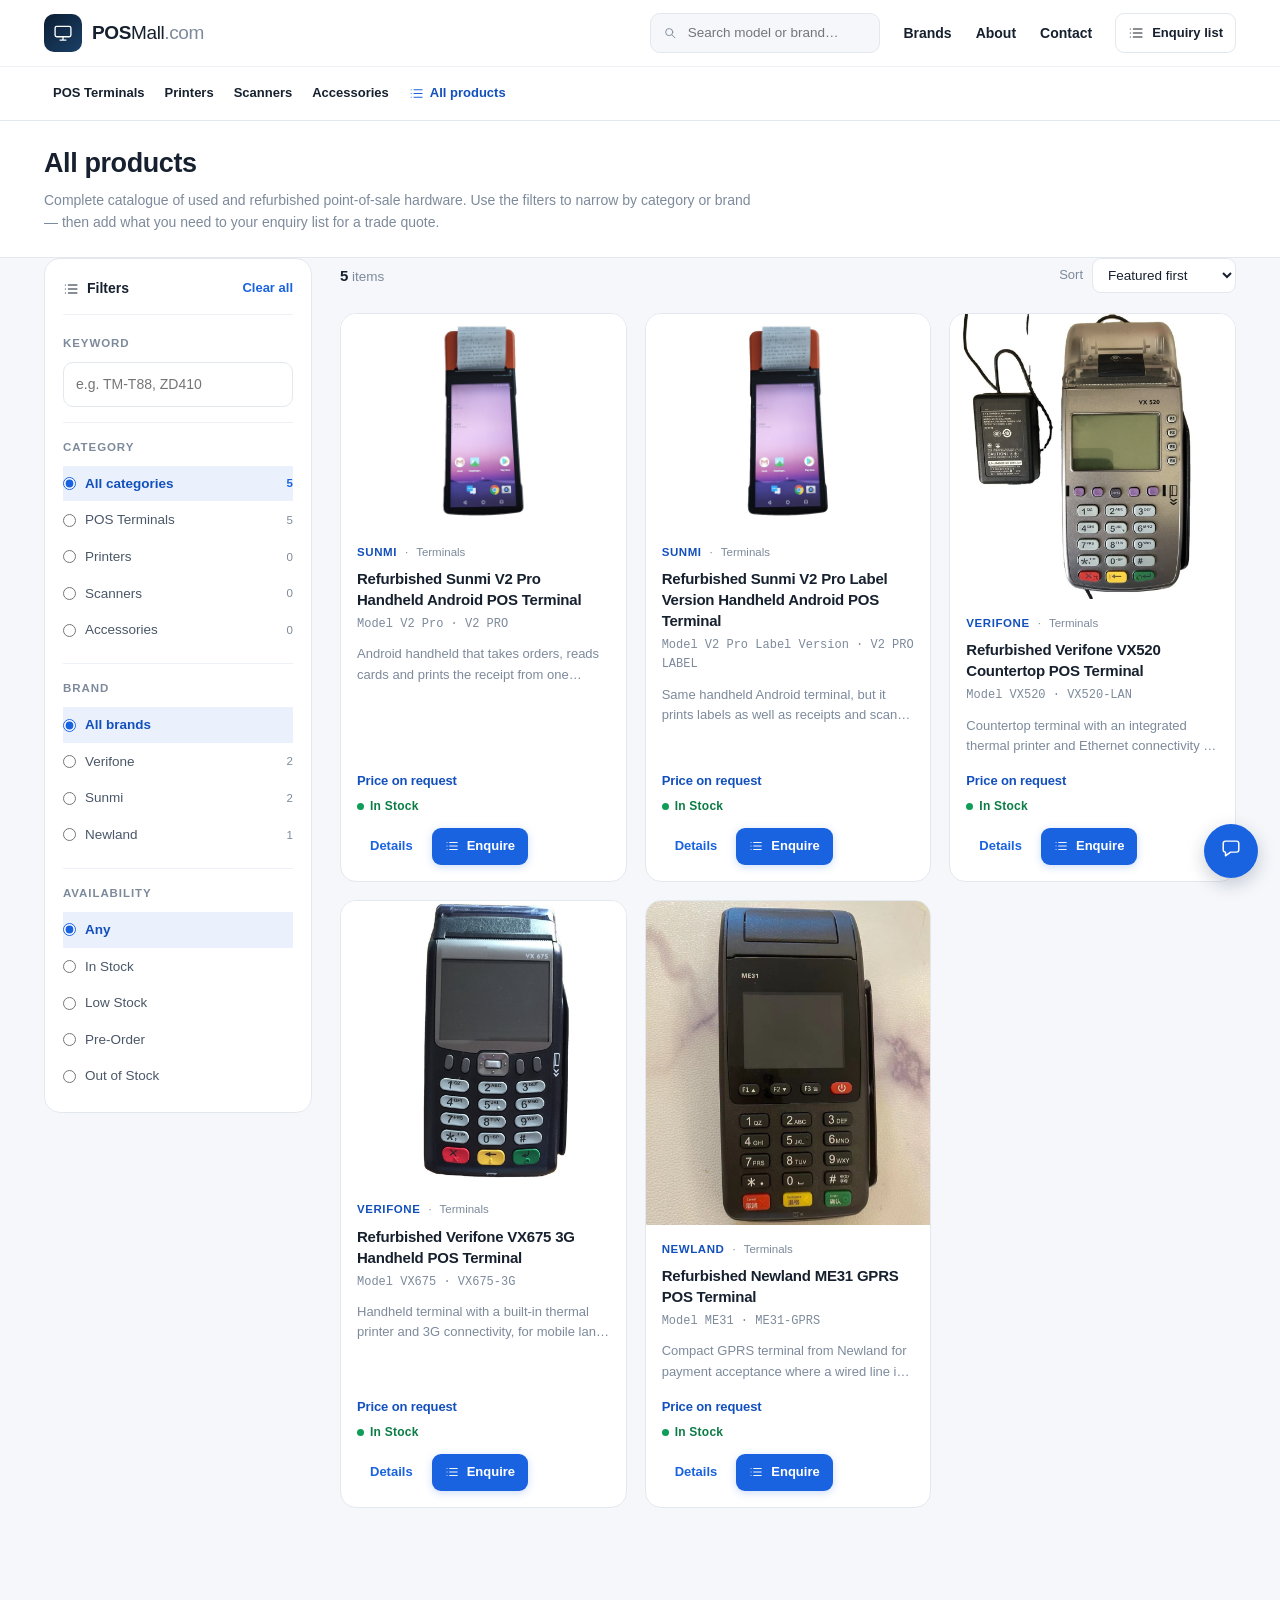
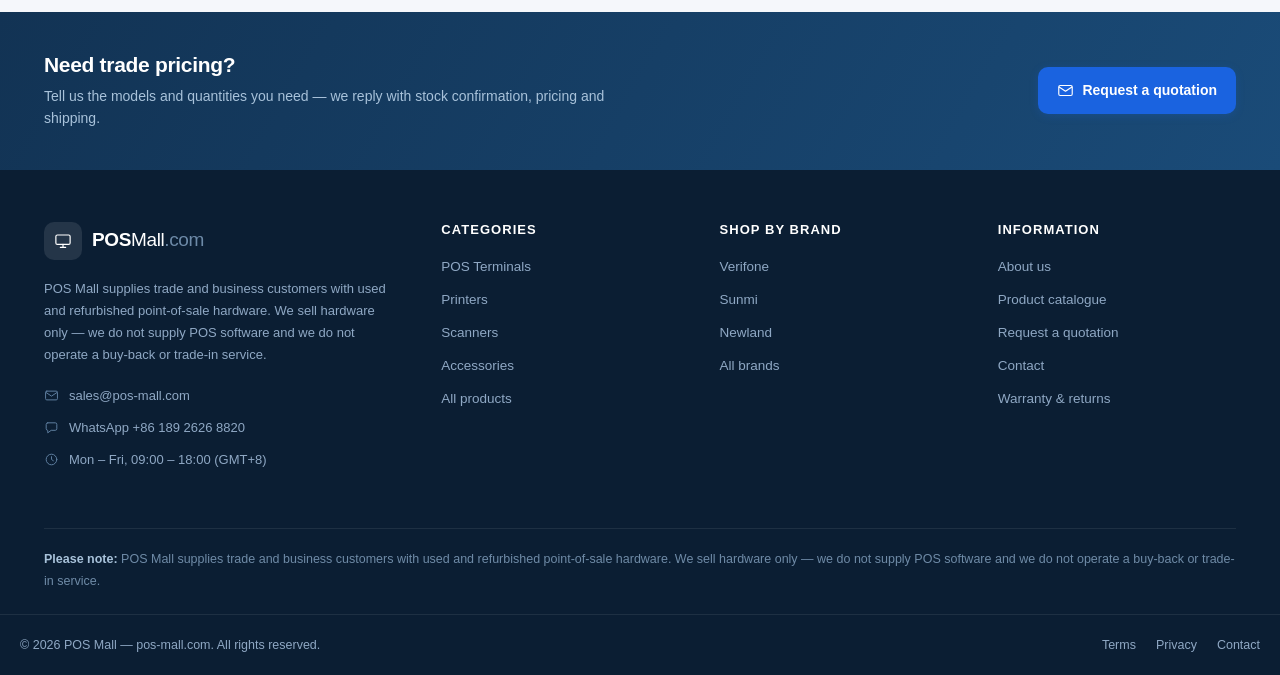
<file: product.html>
<!DOCTYPE html>
<html lang="en">
<head>
<meta charset="UTF-8">
<meta name="viewport" content="width=device-width, initial-scale=1">
<title>Product — Used &amp; Refurbished POS Hardware | POS Mall</title>
<meta name="description" content="Specifications, what is included and availability for used and refurbished POS hardware from POS Mall.">
<meta name="theme-color" content="#0b1e33">
<link rel="icon" href="assets/img/favicon.svg" type="image/svg+xml">
<link rel="stylesheet" href="assets/css/style.css">
</head>
<body data-page="product">

<div id="site-header"></div>
<div id="breadcrumbs"></div>

<div class="shell">
  <div class="pd-layout" id="product-detail"></div>
</div>

<div class="section section-alt">
  <div class="shell">
    <div id="product-related"></div>
  </div>
</div>

<div id="site-footer"></div>

<script src="assets/js/data.js"></script>
<script src="assets/js/products.js"></script>
<script src="assets/js/app.js"></script>
</body>
</html>
</file>
<file: assets/css/style.css>
/* ============================================================================
 * pos-mall.com — 样式表
 * ========================================================================== */

:root {
  --navy: #0b1e33;
  --navy-2: #12293f;
  --ink: #16202e;
  --body: #4a5768;
  --muted: #7d8a9b;
  --line: #e3e8ef;
  --line-2: #eef2f7;
  --bg: #f5f7fb;
  --card: #ffffff;
  --blue: #1a63e0;
  --blue-dk: #1350bd;
  --blue-soft: #eaf1fd;
  --green: #0f9d58;
  --green-soft: #e7f6ee;
  --amber: #c97a00;
  --amber-soft: #fdf3e3;
  --slate: #64748b;
  --slate-soft: #eef1f5;
  --radius: 12px;
  --radius-lg: 16px;
  --shadow-sm: 0 1px 2px rgba(16, 32, 56, .05), 0 1px 3px rgba(16, 32, 56, .04);
  --shadow: 0 4px 16px rgba(16, 32, 56, .07);
  --shadow-lg: 0 14px 40px rgba(16, 32, 56, .12);
  --shell: 1240px;
  --sans: -apple-system, BlinkMacSystemFont, "Segoe UI", Roboto, "Helvetica Neue", Arial, "PingFang SC", "Microsoft YaHei", sans-serif;
}

* { box-sizing: border-box; }

html { -webkit-text-size-adjust: 100%; }

body {
  margin: 0;
  background: var(--bg);
  color: var(--body);
  font-family: var(--sans);
  font-size: 15px;
  line-height: 1.6;
  -webkit-font-smoothing: antialiased;
}

h1, h2, h3, h4 { color: var(--ink); margin: 0; line-height: 1.25; letter-spacing: -.015em; font-weight: 700; }
p { margin: 0; }
a { color: inherit; text-decoration: none; }
img { max-width: 100%; display: block; }
button { font: inherit; cursor: pointer; }
ul { margin: 0; padding: 0; list-style: none; }

.shell { max-width: var(--shell); margin: 0 auto; padding: 0 24px; }
.is-hidden { display: none !important; }

/* ------------------------------------------------------------------ 通用件 */
.btn {
  display: inline-flex; align-items: center; justify-content: center; gap: 8px;
  border: 1px solid transparent; border-radius: 10px;
  padding: 11px 18px; font-size: 14px; font-weight: 600; white-space: nowrap;
  background: var(--slate-soft); color: var(--ink);
  transition: background .16s, border-color .16s, color .16s, box-shadow .16s, transform .16s;
}
.btn:hover { transform: translateY(-1px); }
.btn-primary { background: var(--blue); color: #fff; box-shadow: 0 2px 8px rgba(26, 99, 224, .22); }
.btn-primary:hover { background: var(--blue-dk); }
.btn-outline { background: #fff; border-color: var(--line); color: var(--ink); }
.btn-outline:hover { border-color: #c8d3e0; }
.btn-ghost { background: transparent; color: var(--blue); border-color: transparent; padding-left: 8px; padding-right: 8px; }
.btn-ghost:hover { background: var(--blue-soft); }
.btn-sm { padding: 7px 12px; font-size: 13px; border-radius: 9px; }
.btn-lg { padding: 13px 22px; font-size: 15px; }
.btn-block { width: 100%; }

.link-btn { background: none; border: 0; color: var(--blue); font-size: 13px; font-weight: 600; padding: 0; }
.link-btn:hover { text-decoration: underline; }

.link-arrow { display: inline-flex; align-items: center; gap: 6px; color: var(--blue); font-size: 13.5px; font-weight: 600; }
.link-arrow:hover { gap: 9px; }

.icon-btn {
  display: inline-flex; align-items: center; justify-content: center;
  width: 32px; height: 32px; border-radius: 8px;
  border: 1px solid var(--line); background: #fff; color: var(--muted);
}
.icon-btn:hover { color: #d93636; border-color: #f3c9c9; background: #fdf3f3; }

.input {
  width: 100%; border: 1px solid var(--line); border-radius: 10px;
  background: #fff; padding: 10px 12px; font: inherit; font-size: 14px; color: var(--ink);
}
.input:focus { outline: none; border-color: var(--blue); box-shadow: 0 0 0 3px rgba(26, 99, 224, .13); }

.badge {
  display: inline-flex; align-items: center; gap: 6px;
  font-size: 11.5px; font-weight: 700; letter-spacing: .02em;
  padding: 3px 9px; border-radius: 999px; white-space: nowrap;
}
.badge-ghost { background: transparent; padding: 0; font-weight: 600; font-size: 12px; color: var(--muted); }
.badge-green-text { color: #0b7c45; } .badge-blue-text { color: var(--blue-dk); }
.badge-amber-text { color: var(--amber); } .badge-slate-text { color: var(--slate); }

.dot { width: 7px; height: 7px; border-radius: 50%; display: inline-block; }
.dot-green { background: var(--green); } .dot-blue { background: var(--blue); }
.dot-amber { background: #e6a21c; } .dot-slate { background: #9aa7b6; }

.chip {
  display: inline-flex; align-items: center; gap: 7px;
  border: 1px solid var(--line); background: #fff; border-radius: 999px;
  padding: 7px 14px; font-size: 13px; font-weight: 600; color: var(--ink);
}
.chip em { font-style: normal; font-size: 11.5px; color: var(--muted); font-weight: 600; }
.chip:hover { border-color: #c8d3e0; }
.chip.is-on { background: var(--navy); border-color: var(--navy); color: #fff; }
.chip.is-on em { color: rgba(255, 255, 255, .7); }
.chip-soft { background: var(--line-2); border-color: transparent; font-weight: 500; color: var(--body); }
.chip-brand { background: var(--blue-soft); border-color: transparent; color: var(--blue-dk); }
.chip-row { display: flex; flex-wrap: wrap; gap: 8px; }

.toast {
  position: fixed; left: 50%; bottom: 28px; transform: translate(-50%, 20px);
  display: flex; align-items: center; gap: 9px;
  background: var(--navy); color: #fff; padding: 11px 18px; border-radius: 11px;
  font-size: 13.5px; font-weight: 500; box-shadow: var(--shadow-lg);
  opacity: 0; pointer-events: none; transition: opacity .2s, transform .2s; z-index: 200;
}
.toast.is-on { opacity: 1; transform: translate(-50%, 0); }
.toast svg { color: #5fd39b; }

.empty-state {
  grid-column: 1 / -1; text-align: center; padding: 60px 24px;
  background: #fff; border: 1px dashed var(--line); border-radius: var(--radius-lg);
}
.empty-state svg { color: #b9c4d2; }
.empty-state h3 { margin: 14px 0 6px; font-size: 17px; }
.empty-state p { color: var(--muted); font-size: 14px; margin-bottom: 18px; }

/* ---------------------------------------------------------------- 顶部条 */

/* ------------------------------------------------------------------ 页头 */
.site-header { position: sticky; top: 0; z-index: 90; background: #fff; border-bottom: 1px solid var(--line); }

/* 第一行：品牌 · 搜索 · 公司链接 · 询价 */
.header-main { display: flex; align-items: center; gap: 24px; height: 66px; }

.logo { display: inline-flex; align-items: center; gap: 10px; flex-shrink: 0; }
.logo-mark {
  width: 38px; height: 38px; border-radius: 10px; display: grid; place-items: center;
  background: linear-gradient(140deg, var(--navy) 0%, #1b4067 100%); color: #fff;
}
.logo-text { font-size: 19px; font-weight: 500; color: var(--ink); letter-spacing: -.02em; }
.logo-text b { font-weight: 800; }
.logo-text i { font-style: normal; color: var(--muted); font-weight: 500; }
.logo-footer .logo-text { color: #fff; }
.logo-footer .logo-text i { color: #6d8aa8; }
.logo-footer .logo-mark { background: rgba(255, 255, 255, .1); }

.header-actions { display: flex; align-items: center; gap: 12px; margin-left: auto; flex-shrink: 0; }
.util-nav { display: flex; align-items: center; gap: 2px; }
.util-link { padding: 8px 11px; border-radius: 9px; font-size: 14px; font-weight: 600; color: var(--ink); white-space: nowrap; }
.util-link:hover { background: var(--line-2); color: var(--blue-dk); }

/* 第二行：类目「平铺」条 —— 类目全部来自 data.js 的 CATEGORIES，自动同步 */
.cat-bar { border-top: 1px solid var(--line-2); background: #fff; }
.cat-bar-inner { display: flex; align-items: center; }
.cat-bar-list { display: flex; flex-wrap: wrap; align-items: center; gap: 0 2px; padding: 7px 0; flex: 1; min-width: 0; }
.cat-bar-item { position: relative; }
.cat-bar-link {
  display: inline-flex; align-items: center; gap: 7px;
  padding: 10px 11px; border-radius: 9px;
  font-size: 14px; font-weight: 600; color: var(--ink); white-space: nowrap;
}
.cat-bar-item:hover > .cat-bar-link,
.cat-bar-item:focus-within > .cat-bar-link { background: var(--blue-soft); color: var(--blue-dk); }
.cat-bar-item-all { margin-left: auto; }
.cat-bar-link-all { color: var(--blue-dk); }
.cat-bar-link-all svg { color: var(--blue); }

/* 类目下拉面板（子类目） */
.nav-panel {
  position: absolute; top: 100%; left: -8px; padding-top: 8px;
  opacity: 0; visibility: hidden; transform: translateY(-6px);
  transition: opacity .18s, transform .18s, visibility .18s; z-index: 95;
  max-width: calc(100vw - 32px);
}
.cat-bar-item:hover .nav-panel,
.cat-bar-item:focus-within .nav-panel { opacity: 1; visibility: visible; transform: translateY(0); }
.nav-panel-inner {
  background: #fff; border: 1px solid var(--line); border-radius: var(--radius-lg);
  box-shadow: var(--shadow-lg); overflow: hidden;
}
.np-cat-panel { width: 320px; padding: 14px 20px 0; }
/* 子类目较多时（如 Accessories 的 9 项）改成两栏，避免下拉过长 */
.np-cat-panel.np-2col { width: 480px; }
.np-cat-panel.np-2col .np-simple-links { grid-template-columns: 1fr 1fr; column-gap: 22px; }
.np-simple-all {
  display: flex; align-items: center; justify-content: space-between; gap: 10px;
  margin: 0 -10px 4px; padding: 10px; border-radius: 9px;
  font-size: 14px; font-weight: 700; color: var(--ink);
}
.np-simple-all:hover { background: var(--blue-soft); color: var(--blue-dk); }
.np-simple-all em, .np-simple-links em { font-style: normal; font-size: 11.5px; color: var(--muted); }
.np-simple-links { display: grid; gap: 1px; border-top: 1px solid var(--line-2); padding-top: 8px; }
.np-simple-links a {
  display: flex; align-items: center; justify-content: space-between; gap: 10px;
  margin: 0 -10px; padding: 8px 10px; border-radius: 8px;
  font-size: 13.5px; color: var(--body);
}
.np-simple-links a:hover { background: var(--line-2); color: var(--blue-dk); }
.np-foot { margin: 14px -20px 0; padding: 12px 20px; border-top: 1px solid var(--line-2); background: #fbfcfe; }
.np-foot-note { display: block; font-size: 12px; color: var(--muted); line-height: 1.5; }

.search-box {
  display: flex; align-items: center; gap: 8px;
  background: var(--bg); border: 1px solid var(--line); border-radius: 10px;
  padding: 0 12px; height: 40px; width: 230px; color: var(--muted);
}
.search-box:focus-within { border-color: var(--blue); background: #fff; box-shadow: 0 0 0 3px rgba(26, 99, 224, .12); }
.search-box input { border: 0; background: none; outline: none; font: inherit; font-size: 13.5px; width: 100%; color: var(--ink); }
.enquiry-btn { position: relative; height: 40px; }
.enquiry-count {
  min-width: 19px; height: 19px; padding: 0 5px; border-radius: 999px;
  background: var(--blue); color: #fff; font-size: 11.5px; font-weight: 700;
  display: inline-grid; place-items: center;
}
.enquiry-count.is-empty { display: none; }
.mobile-toggle { display: none; width: 42px; height: 42px; border: 1px solid var(--line); background: #fff; border-radius: 10px; color: var(--ink); align-items: center; justify-content: center; }

.mobile-nav { display: none; border-top: 1px solid var(--line); background: #fff; padding: 10px 0 22px; max-height: 74vh; overflow: auto; }
.mobile-nav.is-open { display: block; }
.mn-group { border-bottom: 1px solid var(--line-2); padding-bottom: 8px; margin-bottom: 8px; }
.mn-link { display: block; padding: 11px 2px; font-weight: 600; color: var(--ink); font-size: 15px; }
.mn-subs { display: flex; flex-wrap: wrap; gap: 8px; padding: 0 2px 6px; }
.mn-subs a { font-size: 12.5px; background: var(--line-2); border-radius: 999px; padding: 5px 12px; color: var(--body); font-weight: 500; }
.mn-strong { color: var(--blue); }

/* ------------------------------------------------------------------ 首页 */
.hero { background: linear-gradient(165deg, var(--navy) 0%, #14304c 55%, #17405f 100%); color: #cbdaea; position: relative; overflow: hidden; }
.hero::after {
  content: ''; position: absolute; right: -140px; top: -140px; width: 520px; height: 520px; border-radius: 50%;
  background: radial-gradient(circle, rgba(58, 134, 255, .2), transparent 68%);
}
.hero-inner { position: relative; z-index: 2; padding: 74px 0 66px; display: grid; grid-template-columns: 1.15fr .85fr; gap: 54px; align-items: center; }
.hero-eyebrow {
  display: inline-flex; align-items: center; gap: 9px;
  background: rgba(255, 255, 255, .08); border: 1px solid rgba(255, 255, 255, .13);
  border-radius: 999px; padding: 5px 14px; font-size: 12.5px; color: #a9c4de; font-weight: 600;
  margin-bottom: 22px;
}
.hero-title { font-size: 44px; line-height: 1.1; color: #fff; letter-spacing: -.03em; }
.hero-title em { font-style: normal; color: #6fa8ff; }
.hero-sub { margin-top: 20px; font-size: 16px; line-height: 1.7; color: #a3bcd4; max-width: 560px; }
.hero-actions { display: flex; flex-wrap: wrap; gap: 12px; margin-top: 30px; }
.hero-actions .btn-outline { background: rgba(255, 255, 255, .07); border-color: rgba(255, 255, 255, .2); color: #fff; }
.hero-actions .btn-outline:hover { background: rgba(255, 255, 255, .13); }
.hero-stats { display: flex; gap: 34px; margin-top: 40px; padding-top: 28px; border-top: 1px solid rgba(255, 255, 255, .1); }
.stat-num { display: block; font-size: 26px; font-weight: 800; color: #fff; letter-spacing: -.02em; }
.stat-label { font-size: 12.5px; color: #8fa8c4; }

.hero-panel { background: rgba(255, 255, 255, .05); border: 1px solid rgba(255, 255, 255, .12); border-radius: var(--radius-lg); padding: 24px; backdrop-filter: blur(6px); }
.hero-panel h3 { color: #fff; font-size: 15px; margin-bottom: 16px; }
.hero-list { display: grid; gap: 13px; }
.hero-list li { display: flex; gap: 11px; align-items: flex-start; font-size: 13.5px; color: #b7cbdf; line-height: 1.5; }
.hero-list svg { color: #6fa8ff; flex-shrink: 0; margin-top: 2px; }

.section { padding: 62px 0; }
.section-alt { background: #fff; border-top: 1px solid var(--line); border-bottom: 1px solid var(--line); }
.section-head { display: flex; align-items: flex-end; justify-content: space-between; gap: 24px; margin-bottom: 28px; }
.section-title { font-size: 25px; }
.section-sub { color: var(--muted); font-size: 14px; margin-top: 7px; }
.section-head .link-arrow { padding-bottom: 4px; }

/* 类目卡 */
.cat-grid { display: grid; grid-template-columns: repeat(auto-fill, minmax(288px, 1fr)); gap: 14px; }
.cat-card {
  display: flex; align-items: flex-start; gap: 15px;
  background: #fff; border: 1px solid var(--line); border-radius: var(--radius);
  padding: 19px; transition: box-shadow .18s, transform .18s, border-color .18s;
}
.cat-card:hover { box-shadow: var(--shadow); transform: translateY(-2px); border-color: #d3dded; }
.cat-icon { width: 42px; height: 42px; border-radius: 11px; display: grid; place-items: center; background: var(--blue-soft); color: var(--blue); flex-shrink: 0; }
.cat-body { flex: 1; min-width: 0; }
.cat-name { display: block; font-size: 15.5px; font-weight: 700; color: var(--ink); }
.cat-desc { display: block; font-size: 12.5px; color: var(--muted); margin-top: 4px; line-height: 1.5; }
.cat-count { display: inline-block; font-size: 11.5px; font-weight: 600; color: var(--blue-dk); background: var(--blue-soft); border-radius: 999px; padding: 2px 9px; margin-top: 10px; }
.cat-go { color: #c2cddb; align-self: center; }
.cat-card:hover .cat-go { color: var(--blue); }

/* 品牌条 */
.brand-strip { display: flex; flex-wrap: wrap; gap: 10px; }
.brand-chip {
  display: inline-flex; align-items: center; gap: 9px;
  background: #fff; border: 1px solid var(--line); border-radius: 10px;
  padding: 10px 15px; font-size: 13.5px; font-weight: 600; color: var(--ink);
  transition: border-color .16s, box-shadow .16s;
}
.brand-chip:hover { border-color: #c8d3e0; box-shadow: var(--shadow-sm); }
.brand-chip-n { font-size: 11px; color: var(--muted); background: var(--line-2); border-radius: 999px; padding: 1px 7px; }
/* 优势条 */
.usp-grid { display: grid; grid-template-columns: repeat(auto-fit, minmax(230px, 1fr)); gap: 26px; }
.usp { display: flex; gap: 14px; }
.usp-icon { width: 40px; height: 40px; border-radius: 11px; background: var(--line-2); color: var(--blue-dk); display: grid; place-items: center; flex-shrink: 0; }
.usp h4 { font-size: 14.5px; margin-bottom: 5px; }
.usp p { font-size: 13px; color: var(--muted); line-height: 1.55; }

/* ------------------------------------------------------------- 产品卡片 */
.product-grid { display: grid; grid-template-columns: repeat(auto-fill, minmax(268px, 1fr)); gap: 18px; }
.product-card {
  background: #fff; border: 1px solid var(--line); border-radius: var(--radius-lg);
  overflow: hidden; display: flex; flex-direction: column;
  transition: box-shadow .18s, transform .18s, border-color .18s;
}
.product-card:hover { box-shadow: var(--shadow); transform: translateY(-2px); border-color: #d3dded; }
.pc-media { position: relative; display: block; background: var(--line-2); aspect-ratio: 4 / 3; }
.pc-media img { width: 100%; height: 100%; object-fit: cover; }
.pc-body { padding: 15px 16px 16px; display: flex; flex-direction: column; flex: 1; }
.pc-eyebrow { display: flex; align-items: center; gap: 8px; font-size: 11.5px; margin-bottom: 7px; }
.pc-brand { font-weight: 700; color: var(--blue-dk); text-transform: uppercase; letter-spacing: .05em; }
.pc-cat { color: var(--muted); }
.pc-cat::before { content: '·'; margin-right: 8px; }
.pc-title { font-size: 15px; line-height: 1.4; }
.pc-title a:hover { color: var(--blue-dk); }
.pc-model { font-size: 12px; color: var(--muted); margin-top: 5px; font-family: ui-monospace, SFMono-Regular, Menlo, monospace; }
.pc-desc {
  font-size: 13px; color: var(--muted); margin-top: 10px; line-height: 1.55;
  display: -webkit-box; -webkit-line-clamp: 2; -webkit-box-orient: vertical; overflow: hidden;
}
.pc-foot { margin-top: auto; padding-top: 15px; display: flex; align-items: flex-end; justify-content: space-between; gap: 12px; flex-wrap: wrap; }
.pc-price { display: flex; flex-direction: column; gap: 5px; }
.pc-price-val { font-size: 15.5px; font-weight: 800; color: var(--ink); letter-spacing: -.01em; }
.pc-price-val.is-quote { font-size: 13px; font-weight: 700; color: var(--blue-dk); }
.pc-actions { display: flex; gap: 6px; }

/* ---------------------------------------------------------------- 筛选页 */
.page-head { background: #fff; border-bottom: 1px solid var(--line); padding: 26px 0 24px; }
.page-title { font-size: 27px; }
.page-sub { color: var(--muted); font-size: 14px; margin-top: 8px; max-width: 720px; }

.breadcrumbs { display: flex; align-items: center; flex-wrap: wrap; gap: 2px; padding: 14px 0; font-size: 12.5px; }
.crumb { color: var(--muted); }
a.crumb:hover { color: var(--blue-dk); }
.crumb-sep { color: #c2cddb; display: inline-flex; }
.crumb.is-current { color: var(--ink); font-weight: 600; }
#breadcrumbs { background: transparent; }
#breadcrumbs .shell { padding: 0 24px; }

.catalog-layout { display: grid; grid-template-columns: 268px 1fr; gap: 28px; align-items: start; padding-bottom: 66px; }
.catalog-main { min-width: 0; }

.filters { background: #fff; border: 1px solid var(--line); border-radius: var(--radius-lg); padding: 18px; position: sticky; top: 124px; }
.filter-head { display: flex; align-items: center; justify-content: space-between; padding-bottom: 14px; border-bottom: 1px solid var(--line-2); margin-bottom: 4px; }
.filter-head span { display: inline-flex; align-items: center; gap: 8px; font-weight: 700; font-size: 14px; color: var(--ink); }
.filter-group { padding: 15px 0; border-bottom: 1px solid var(--line-2); }
.filter-group:last-child { border-bottom: 0; padding-bottom: 0; }
.filter-title { display: block; font-size: 11.5px; font-weight: 700; text-transform: uppercase; letter-spacing: .08em; color: var(--muted); margin-bottom: 10px; }
.filter-opts { display: grid; gap: 1px; max-height: 262px; overflow: auto; }
.filter-opts-brand { max-height: 232px; }
.filter-opt {
  display: flex; align-items: center; gap: 9px;
  padding: 7px 9px; margin: 0 -9px; border-radius: 8px;
  font-size: 13.5px; color: var(--body); cursor: pointer;
}
.filter-opt input { margin: 0; accent-color: var(--blue); flex-shrink: 0; }
.filter-opt span { flex: 1; min-width: 0; }
.filter-opt em { font-style: normal; font-size: 11.5px; color: var(--muted); }
.filter-opt:hover { background: var(--line-2); }
.filter-opt.is-active { background: var(--blue-soft); color: var(--blue-dk); font-weight: 600; }
.filter-opt.is-active em { color: var(--blue); }

.results-bar { display: flex; align-items: center; justify-content: space-between; gap: 18px; margin-bottom: 20px; flex-wrap: wrap; }
.results-count { font-size: 13.5px; color: var(--muted); }
.results-count b { color: var(--ink); font-size: 15px; }
.results-tools { display: flex; align-items: center; gap: 9px; }
.sort-label { font-size: 13px; color: var(--muted); }
.sort-select { border: 1px solid var(--line); border-radius: 9px; background: #fff; padding: 8px 11px; font: inherit; font-size: 13.5px; color: var(--ink); }
.sort-select:focus { outline: none; border-color: var(--blue); }

.pagination { display: flex; align-items: center; justify-content: center; gap: 6px; margin-top: 38px; }
.page-btn {
  min-width: 38px; height: 38px; padding: 0 10px; border-radius: 9px;
  border: 1px solid var(--line); background: #fff; color: var(--ink);
  font-size: 13.5px; font-weight: 600; display: inline-grid; place-items: center;
}
.page-btn:first-child svg { transform: rotate(180deg); }
.page-btn:hover:not(:disabled) { border-color: #c8d3e0; background: var(--line-2); }
.page-btn.is-on { background: var(--navy); border-color: var(--navy); color: #fff; }
.page-btn:disabled { opacity: .42; cursor: not-allowed; }
.page-gap { color: var(--muted); padding: 0 4px; }

/* --------------------------------------------------------- 类目页侧栏 */
.cat-layout { display: grid; grid-template-columns: 1fr 300px; gap: 30px; align-items: start; padding-bottom: 66px; }
.aside-card { background: #fff; border: 1px solid var(--line); border-radius: var(--radius-lg); padding: 20px; margin-bottom: 16px; }
.aside-card h4 { font-size: 14.5px; margin-bottom: 14px; }
.aside-list { display: grid; gap: 2px; }
.aside-list a { display: flex; align-items: center; justify-content: space-between; gap: 10px; padding: 8px 10px; margin: 0 -10px; border-radius: 8px; font-size: 13.5px; color: var(--body); }
.aside-list a:hover { background: var(--line-2); color: var(--blue-dk); }
.aside-list em { font-style: normal; font-size: 11.5px; color: var(--muted); }
.aside-cta { background: linear-gradient(160deg, var(--navy) 0%, #17395a 100%); border-color: transparent; color: #b7cbdf; }
.aside-cta h4 { color: #fff; }
.aside-cta p { font-size: 13px; line-height: 1.6; margin-bottom: 16px; }

/* ------------------------------------------------------------ 品牌总览 */
.brand-grid { display: grid; grid-template-columns: repeat(auto-fill, minmax(248px, 1fr)); gap: 16px; }
.brand-card { background: #fff; border: 1px solid var(--line); border-radius: var(--radius-lg); padding: 20px; transition: box-shadow .18s, transform .18s; }
.brand-card:hover { box-shadow: var(--shadow); transform: translateY(-2px); }
.brand-card-top { display: flex; align-items: center; justify-content: space-between; margin-bottom: 14px; }
.brand-mono {
  width: 44px; height: 44px; border-radius: 11px; display: grid; place-items: center;
  background: var(--navy); color: #fff; font-size: 14px; font-weight: 800; letter-spacing: .02em;
}
.brand-card-n { font-size: 11.5px; color: var(--blue-dk); background: var(--blue-soft); border-radius: 999px; padding: 3px 10px; font-weight: 600; }
.brand-card h3 { font-size: 16px; }
.brand-card p { font-size: 13px; color: var(--muted); margin-top: 7px; line-height: 1.55; }
.brand-origin { display: inline-block; margin-top: 13px; font-size: 11.5px; color: var(--muted); background: var(--line-2); border-radius: 6px; padding: 2px 8px; }
.brand-also { margin-top: 34px; padding-top: 24px; border-top: 1px solid var(--line); }
.brand-also h3 { font-size: 15px; margin-bottom: 8px; }
.brand-also p { font-size: 13.5px; color: var(--muted); line-height: 1.8; }

/* ------------------------------------------------------------ 产品详情 */
.pd-layout { display: grid; grid-template-columns: 1.05fr 1fr; gap: 44px; padding: 34px 0 46px; align-items: start; }
/* 画廊**不能**用 position: sticky。
   详情页的第三块 `.pd-tabs`（Description / Specifications）是 grid-column: 1/-1，
   落在第二行 —— 也就是画廊的正下方。实测画廊会脱离所在网格行继续下移，
   而被钉住的元素形成一个层叠上下文、绘制在后面的静态内容之上，
   于是主图和缩略图会一直盖住参数表（2026-09-23 店主报的 bug）。
   这里退回普通文档流：画廊只有 500 多像素高，右栏也差不多高，
   吸顶本来带不来多少收益，却会稳定地压住下面的内容。 */
.pd-gallery { position: relative; }
.pd-main-media { position: relative; background: #fff; border: 1px solid var(--line); border-radius: var(--radius-lg); overflow: hidden; }
.pd-main-media img { width: 100%; aspect-ratio: 4 / 3; object-fit: cover; }
.pd-thumbs { display: flex; gap: 10px; margin-top: 12px; flex-wrap: wrap; }
.pd-thumb { width: 74px; height: 60px; border-radius: 10px; border: 2px solid var(--line); padding: 0; overflow: hidden; background: #fff; }
.pd-thumb img { width: 100%; height: 100%; object-fit: cover; }
.pd-thumb.is-on { border-color: var(--blue); }

.pd-eyebrow { display: flex; flex-wrap: wrap; gap: 8px; margin-bottom: 14px; }
.pd-title { font-size: 29px; line-height: 1.2; }
.pd-meta { display: flex; flex-wrap: wrap; gap: 8px 20px; margin-top: 13px; font-size: 12.5px; color: var(--muted); }
.pd-meta b { color: var(--ink); font-weight: 600; }
.pd-badges { display: flex; flex-wrap: wrap; gap: 8px; margin-top: 16px; }
.pd-lede { font-size: 15px; color: var(--body); margin-top: 18px; line-height: 1.65; }

.pd-buy { margin-top: 24px; padding: 20px; background: #fff; border: 1px solid var(--line); border-radius: var(--radius-lg); }
.pd-price { display: flex; flex-direction: column; gap: 4px; margin-bottom: 16px; }
.pd-price-val { font-size: 27px; font-weight: 800; color: var(--ink); letter-spacing: -.025em; }
.pd-price-val.is-quote { font-size: 19px; color: var(--blue-dk); }
.pd-price-note { font-size: 12.5px; color: var(--muted); }
.pd-buy-actions { display: flex; gap: 10px; flex-wrap: wrap; }
.pd-buy-actions .btn { flex: 1 1 190px; }

.pd-assure { margin-top: 22px; display: grid; gap: 13px; }
.pd-assure li { display: flex; gap: 11px; font-size: 13px; color: var(--muted); line-height: 1.55; }
.pd-assure svg { color: var(--blue); flex-shrink: 0; margin-top: 2px; }

.pd-tabs { grid-column: 1 / -1; display: grid; gap: 26px; }
.pd-block { background: #fff; border: 1px solid var(--line); border-radius: var(--radius-lg); padding: 26px 28px; }
.pd-block h2 { font-size: 17px; margin-bottom: 16px; }
.prose { font-size: 14.5px; line-height: 1.8; color: var(--body); }
.spec-table { width: 100%; border-collapse: collapse; font-size: 14px; }
.spec-table tr { border-bottom: 1px solid var(--line-2); }
.spec-table tr:last-child { border-bottom: 0; }
.spec-table th { text-align: left; font-weight: 600; color: var(--ink); padding: 11px 18px 11px 0; width: 230px; vertical-align: top; }
.spec-table td { padding: 11px 0; color: var(--body); }
.feature-list { display: grid; gap: 11px; }
.feature-list li { display: flex; gap: 11px; font-size: 14px; }
.feature-list svg { color: var(--green); flex-shrink: 0; margin-top: 3px; }
.bullet-list { display: grid; gap: 9px; font-size: 14px; padding-left: 18px; list-style: disc; }
.bullet-list li { color: var(--body); }
.pd-block-note { background: var(--line-2); border-color: transparent; }
.pd-block-note h2 { font-size: 15px; }

/* ---------------------------------------------------------------- 询价页 */
.enq-layout { display: grid; grid-template-columns: 1.35fr .8fr; gap: 30px; align-items: start; padding-bottom: 66px; }
.enq-card { background: #fff; border: 1px solid var(--line); border-radius: var(--radius-lg); padding: 26px 28px; }
.enq-card + .enq-card { margin-top: 18px; }
.enq-card h2 { font-size: 17px; margin-bottom: 6px; }
.enq-counter { font-size: 13px; color: var(--muted); margin-bottom: 20px; }
.enq-head { display: flex; align-items: flex-start; justify-content: space-between; gap: 18px; margin-bottom: 20px; }
.enq-table { width: 100%; border-collapse: collapse; }
.enq-table th { text-align: left; font-size: 11.5px; text-transform: uppercase; letter-spacing: .07em; color: var(--muted); font-weight: 700; padding-bottom: 12px; border-bottom: 1px solid var(--line); }
.enq-table td { padding: 15px 0; border-bottom: 1px solid var(--line-2); vertical-align: middle; }
.enq-prod { display: flex; gap: 14px; align-items: center; }
.enq-media { width: 62px; height: 48px; border-radius: 9px; overflow: hidden; background: var(--line-2); flex-shrink: 0; display: grid; place-items: center; color: #b9c4d2; }
.enq-media img { width: 100%; height: 100%; object-fit: cover; }
.enq-prod b { display: block; font-size: 14px; color: var(--ink); line-height: 1.4; }
.enq-meta { display: block; font-size: 12px; color: var(--muted); margin: 3px 0 5px; }
.input-qty { width: 74px; text-align: center; }
.enq-del { width: 52px; text-align: right; }
.enq-actions { display: flex; justify-content: space-between; align-items: center; gap: 16px; margin-top: 20px; }
.enq-empty { text-align: center; padding: 56px 20px; }
.enq-empty svg { color: #b9c4d2; }
.enq-empty h3 { margin: 16px 0 8px; font-size: 17px; }

.form-grid { display: grid; grid-template-columns: 1fr 1fr; gap: 16px; }
.field { display: flex; flex-direction: column; gap: 7px; }
.field-full { grid-column: 1 / -1; }
.field label { font-size: 12.5px; font-weight: 600; color: var(--ink); }
.field .req { color: #d93636; }
.textarea { min-height: 112px; resize: vertical; padding: 11px 12px; }
.form-actions { margin-top: 20px; display: flex; align-items: center; gap: 14px; flex-wrap: wrap; }
.form-hint { font-size: 12px; color: var(--muted); }
.enq-done { margin-top: 20px; padding: 18px; border-radius: var(--radius); background: var(--green-soft); border: 1px solid #c6e8d6; }
.enq-done b { color: #0b7c45; display: block; margin-bottom: 5px; }
.enq-done p { font-size: 13px; color: #2c6b4d; }
.enq-ref { font-family: ui-monospace, SFMono-Regular, Menlo, monospace; font-weight: 700; }

.side-list { display: grid; gap: 16px; }
.side-list li { display: flex; gap: 12px; font-size: 13.5px; color: var(--muted); line-height: 1.55; }
.side-list svg { color: var(--blue); flex-shrink: 0; margin-top: 2px; }
.side-list b { color: var(--ink); display: block; font-size: 13.5px; }

/* ---------------------------------------------------------------- 静态页 */
.prose-page { max-width: 800px; }
.prose-page h2 { font-size: 21px; margin: 38px 0 14px; }
.prose-page h3 { font-size: 16px; margin: 26px 0 10px; }
.prose-page p { font-size: 14.5px; line-height: 1.8; margin-bottom: 14px; }
.prose-page ul { list-style: disc; padding-left: 20px; display: grid; gap: 8px; font-size: 14.5px; margin-bottom: 16px; }
.prose-page .lead { font-size: 16.5px; color: var(--ink); line-height: 1.7; }

.contact-grid { display: grid; grid-template-columns: 1fr 1fr; gap: 30px; padding-bottom: 66px; align-items: start; }
.info-list { display: grid; gap: 20px; }
.info-row { display: flex; gap: 14px; }
.info-icon { width: 40px; height: 40px; border-radius: 11px; background: var(--blue-soft); color: var(--blue); display: grid; place-items: center; flex-shrink: 0; }
.info-row b { display: block; font-size: 13.5px; color: var(--ink); margin-bottom: 3px; }
.info-row span, .info-row a { font-size: 13.5px; color: var(--muted); }
.info-row a:hover { color: var(--blue-dk); }

/* ------------------------------------------------------------------ 页脚 */
.footer-cta { background: linear-gradient(120deg, #123354 0%, #1a4b78 100%); color: #cfe0f0; padding: 40px 0; }
.footer-cta-inner { display: flex; align-items: center; justify-content: space-between; gap: 30px; flex-wrap: wrap; }
.footer-cta h3 { color: #fff; font-size: 21px; margin-bottom: 7px; }
.footer-cta p { font-size: 14px; color: #a8c2da; max-width: 620px; }

.site-footer { background: var(--navy); color: #8fa8c4; padding: 52px 0 0; }
.footer-grid { display: grid; grid-template-columns: 1.5fr 1fr 1fr 1fr; gap: 40px; padding-bottom: 40px; }
.footer-about p { font-size: 13px; line-height: 1.7; margin: 18px 0 20px; }
.footer-contact { display: grid; gap: 11px; }
.footer-contact li { display: flex; gap: 10px; font-size: 13px; align-items: flex-start; }
.footer-contact svg { color: #5d7d9e; flex-shrink: 0; margin-top: 2px; }
.footer-contact a:hover { color: #fff; }
.footer-title { color: #fff; font-size: 13px; text-transform: uppercase; letter-spacing: .08em; margin-bottom: 16px; }
.footer-links { display: grid; gap: 9px; }
.footer-links a { font-size: 13.5px; }
.footer-links a:hover { color: #fff; }
.footer-note { padding: 18px 24px 0; }
.footer-note p { font-size: 12.5px; color: #6f8ba7; line-height: 1.7; border-top: 1px solid rgba(255, 255, 255, .08); padding-top: 20px; }
.footer-note b { color: #a8c2da; }
.footer-bottom { border-top: 1px solid rgba(255, 255, 255, .08); margin-top: 22px; }
.footer-bottom-inner { display: flex; align-items: center; justify-content: space-between; gap: 20px; padding: 20px 0; font-size: 12.5px; flex-wrap: wrap; }
.footer-bottom-links { display: flex; gap: 20px; }
.footer-bottom-links a:hover { color: #fff; }

/* ----------------------------------------------- 浮动联系方式（右下角） */
.contact-dock { position: fixed; right: 22px; bottom: 22px; z-index: 80; display: flex; flex-direction: column; align-items: flex-end; }

.dock-fab {
  width: 54px; height: 54px; border-radius: 50%; border: none; padding: 0; cursor: pointer;
  background: var(--blue); color: #fff; display: grid; place-items: center;
  box-shadow: 0 6px 18px rgba(16, 32, 56, .22); transition: background .16s;
}
.dock-fab:hover { background: var(--blue-dk); }
.dock-fab-close { display: none; }
.contact-dock.is-open .dock-fab-open { display: none; }
.contact-dock.is-open .dock-fab-close { display: grid; }

.dock-panel {
  width: 292px; max-width: calc(100vw - 32px);
  background: #fff; border: 1px solid var(--line); border-radius: var(--radius-lg);
  box-shadow: var(--shadow-lg); overflow: hidden;
  opacity: 0; visibility: hidden; transform: translateY(10px) scale(.97);
  transform-origin: bottom right;
  transition: opacity .18s, transform .18s, visibility .18s;
}
.contact-dock.is-open .dock-panel { opacity: 1; visibility: visible; transform: none; }

.dock-head { display: flex; align-items: center; gap: 10px; padding: 13px 14px; border-bottom: 1px solid var(--line-2); }
.dock-head-icon { width: 32px; height: 32px; border-radius: 9px; background: var(--blue-soft); color: var(--blue-dk); display: grid; place-items: center; flex-shrink: 0; }
.dock-head-text b { display: block; font-size: 13.5px; font-weight: 700; color: var(--ink); }
.dock-head-text span { display: block; font-size: 11.5px; color: var(--muted); }

.dock-links { padding: 10px 11px; display: grid; gap: 6px; }
.dock-link {
  display: flex; align-items: center; gap: 10px;
  padding: 10px 11px; border: 1px solid var(--line); border-radius: 10px;
  font-size: 13px; font-weight: 600; color: var(--ink);
}
.dock-link:hover { border-color: #c8d3e0; background: var(--blue-soft); color: var(--blue-dk); }
.dock-link svg { color: var(--blue); flex-shrink: 0; }
.dock-link em { margin-left: auto; font-style: normal; font-weight: 500; font-size: 11.5px; color: var(--muted); }

.dock-foot { padding: 10px 14px 12px; border-top: 1px solid var(--line-2); background: #fbfcfe; }
.dock-foot p { font-size: 11.5px; color: var(--muted); line-height: 1.5; }
.dock-foot a { display: inline-flex; align-items: center; gap: 5px; margin-top: 5px; font-size: 11.5px; font-weight: 600; color: var(--blue-dk); }
.dock-foot a:hover { text-decoration: underline; }

@media (max-width: 700px) {
  .contact-dock { right: 14px; bottom: 14px; }
  .dock-fab { width: 50px; height: 50px; }
  .dock-links { padding: 9px 10px; }
}

/* ---------------------------------------------------------------- 响应式 */
@media (max-width: 1280px) {
  /* 类目较多时收窄间距，保证类目条在一条线上放得下 */
  .cat-bar-link { font-size: 13px; padding: 9px 9px; gap: 6px; }
}
@media (max-width: 1100px) {
  .cat-bar { display: none; }
  .mobile-toggle { display: inline-flex; }
  .hero-inner { grid-template-columns: 1fr; gap: 40px; }
  .search-box { width: 190px; }
}
@media (max-width: 1020px) {
  .catalog-layout { grid-template-columns: 1fr; }
  .filters { position: static; }
  .cat-layout { grid-template-columns: 1fr; }
  .pd-layout { grid-template-columns: 1fr; gap: 32px; }
  .enq-layout { grid-template-columns: 1fr; }
  .contact-grid { grid-template-columns: 1fr; }
  .footer-grid { grid-template-columns: 1fr 1fr; gap: 32px; }
}
@media (max-width: 900px) {
  .util-nav { display: none; }
}
@media (max-width: 860px) {
  .hero-title { font-size: 34px; }
  .hero-inner { padding: 54px 0 50px; }
  .hero-stats { gap: 24px; flex-wrap: wrap; }
  .section { padding: 46px 0; }
  .section-head { flex-direction: column; align-items: flex-start; gap: 14px; }
}
@media (max-width: 700px) {
  .search-box { display: none; }
  .enquiry-label { display: none; }
  .header-main { height: 62px; gap: 14px; }
  .header-actions { gap: 8px; }
  .shell { padding: 0 18px; }
  .product-grid { grid-template-columns: repeat(auto-fill, minmax(160px, 1fr)); gap: 12px; }
  .pc-actions .btn-ghost { display: none; }
  .cat-grid { grid-template-columns: 1fr; }
  .form-grid { grid-template-columns: 1fr; }
  .footer-grid { grid-template-columns: 1fr; gap: 28px; }
  .spec-table th { width: 150px; }
  .enq-table thead { display: none; }
  .enq-table td { padding: 12px 0; }
  .enq-prod b { font-size: 13.5px; }
  .pd-title { font-size: 23px; }
  .page-title { font-size: 22px; }
  .section-title { font-size: 21px; }
  .footer-cta-inner { flex-direction: column; align-items: flex-start; }
  .hero-title { font-size: 29px; }
  .hero-actions .btn { flex: 1 1 100%; }
  .hero-stats .stat-num { font-size: 22px; }
}
</file>
